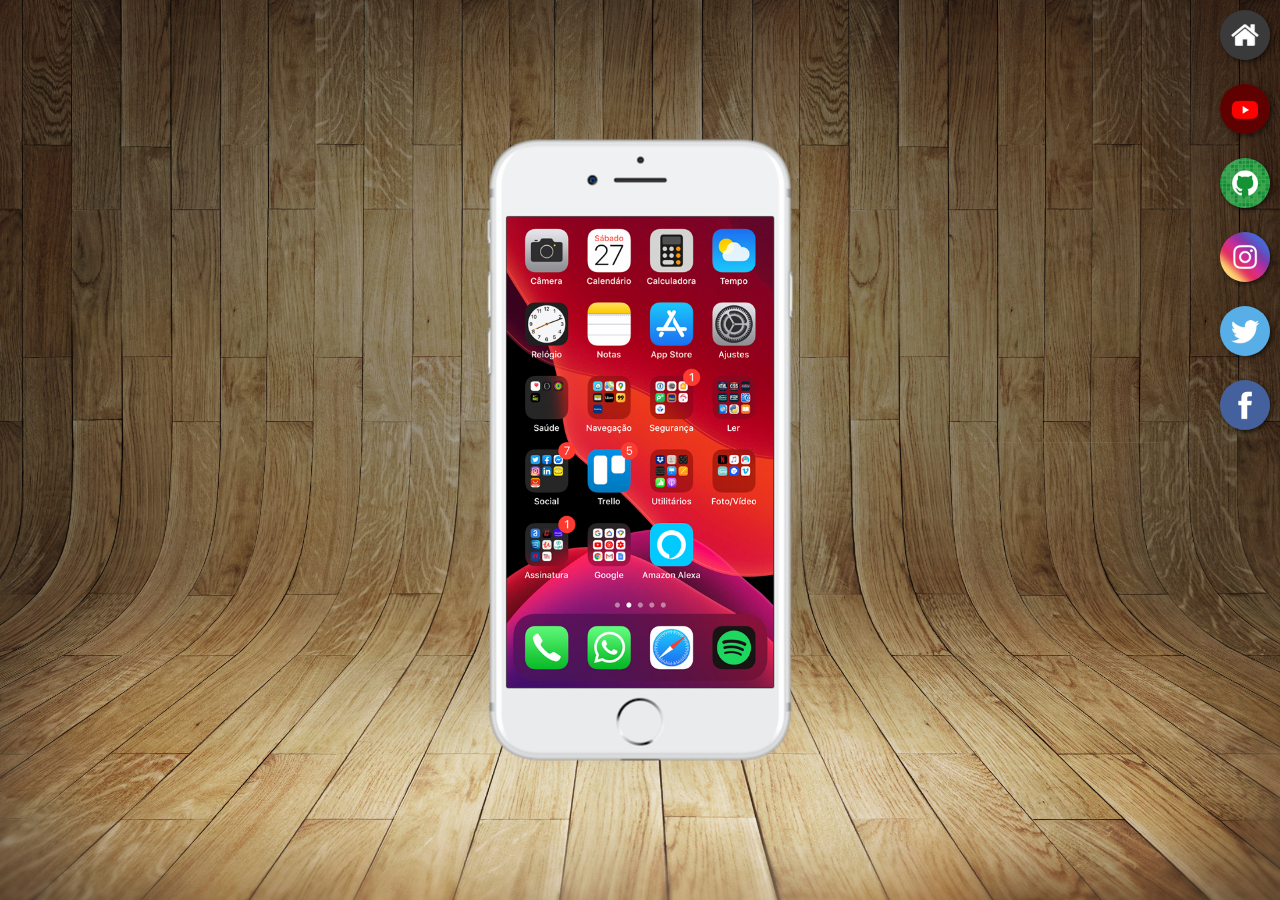
<file: index.html>
<!DOCTYPE html>
<html lang="pt-br">
<head>
    <meta charset="UTF-8">
    <meta name="viewport" content="width=device-width, initial-scale=1.0">
    <link rel="shortcut icon" href="favicon.ico" type="image/x-icon">
    <link rel="stylesheet" href="estilos/style.css">
    <title>Projeto Redes Sociais</title>
</head>
<body>
    <main>
        <section id="telefone">
            <iframe src="home.html" name="tela" id="tela" frameborder="0">Seu nagegador 
                não é compativel com isso.</iframe>
        </section>
        <section id="redes-sociais">
            <a href="home.html" target="tela"><img src="imagens/logo-home.jpg" alt="Home"></a><br>
            <a href="youtube.html" target="tela"><img src="imagens/logo-youtube.jpg" alt="YouTube"></a><br>
            <a href="github.html" target="tela"><img src="imagens/logo-github.jpg" alt="GitHub"></a><br>
            <a href="instagram.html" target="tela"><img src="imagens/logo-instagram.jpg" alt="Instagram"></a><br>
            <a href="twitter.html" target="tela"><img src="imagens/logo-twitter.jpg" alt="Twitter" ></a><br>
            <a href="facebook.html" target="tela"><img src="imagens/logo-facebook.jpg" alt="Facebook"></a>
        </section>
    </main>
</body>
</html>
</file>
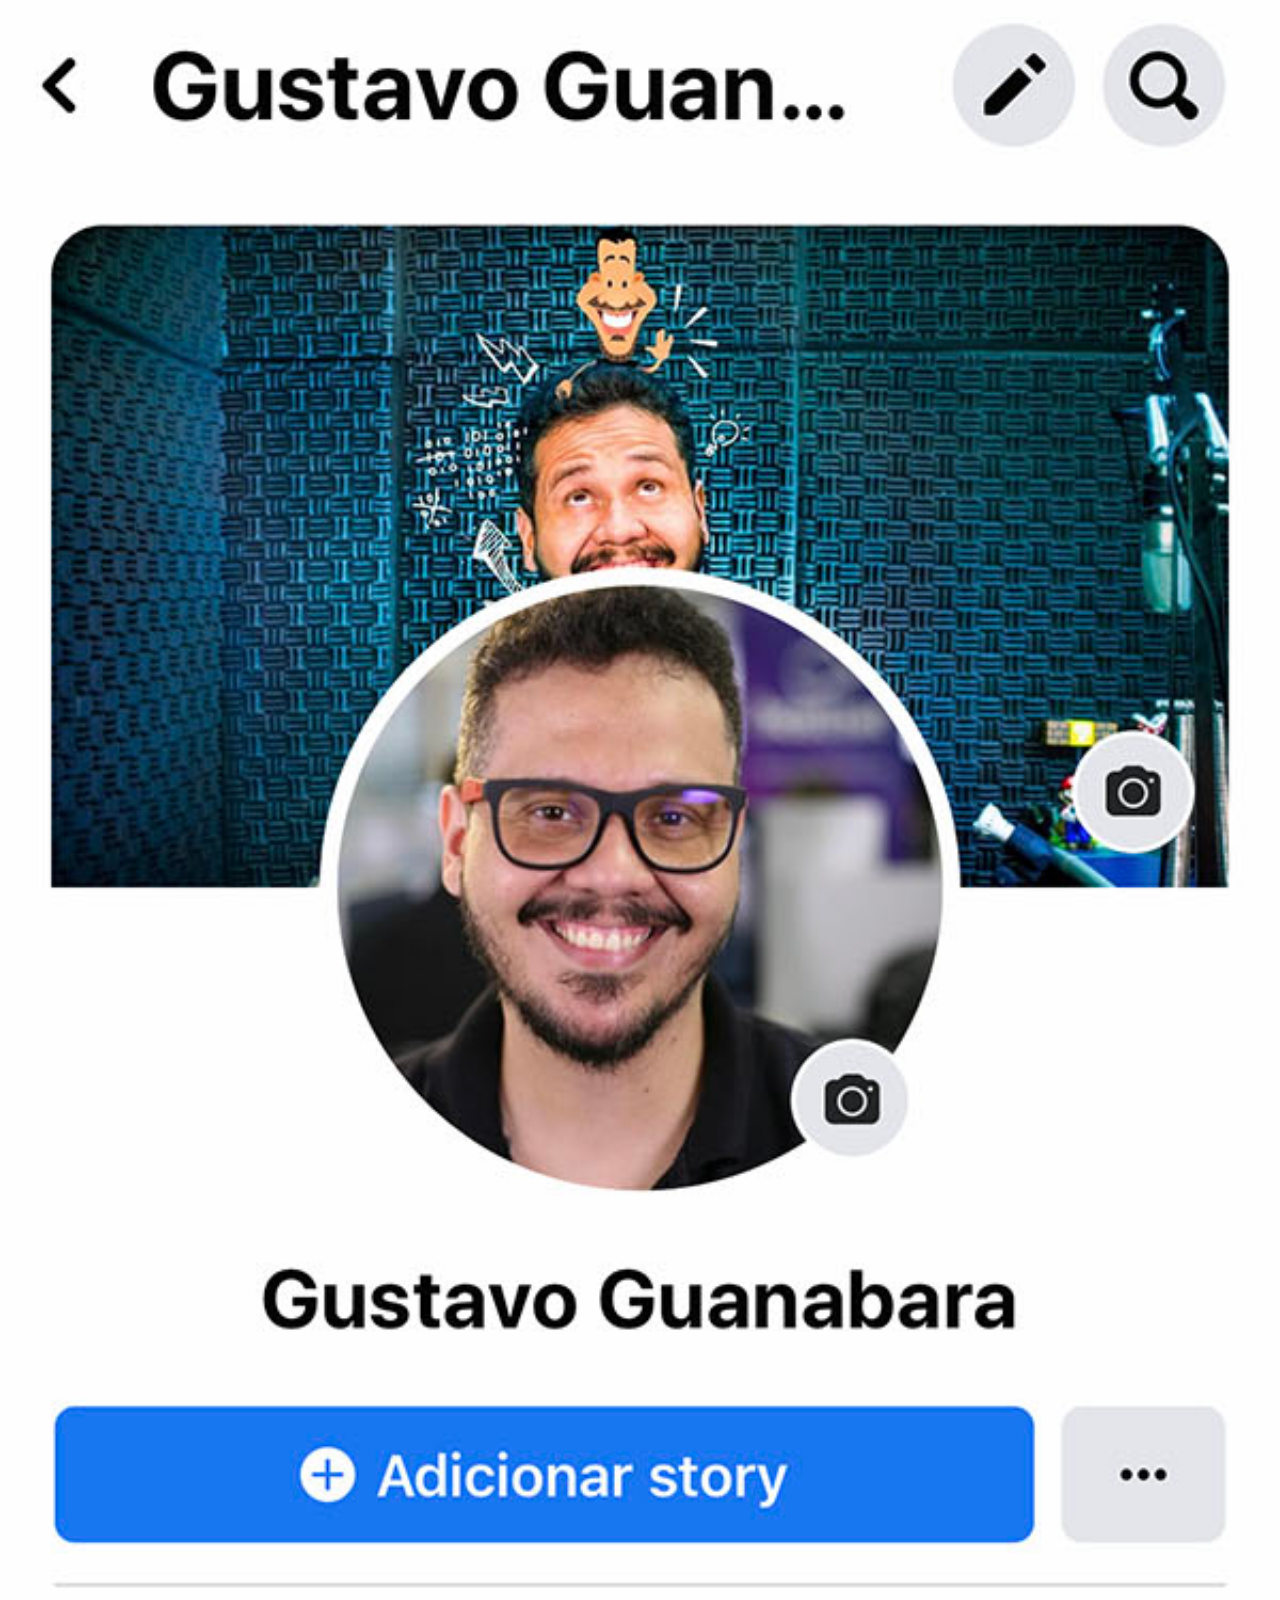
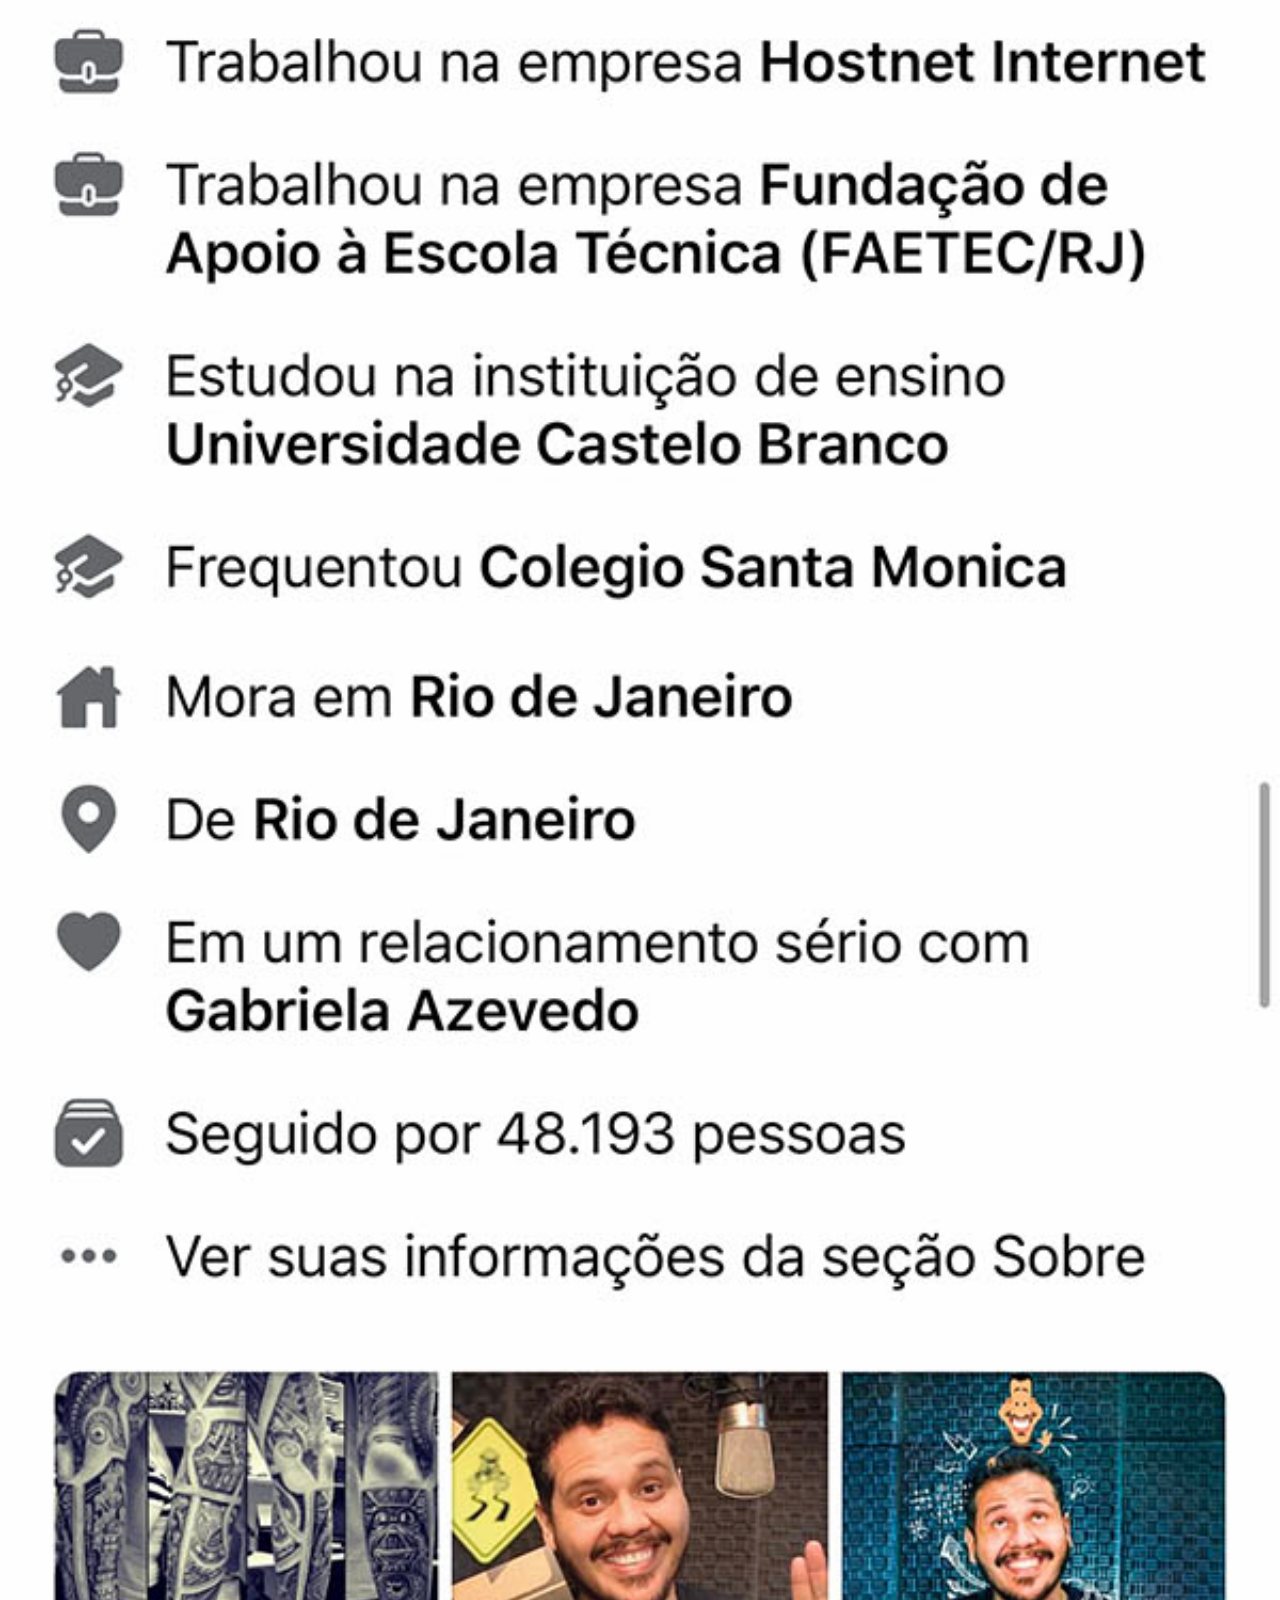
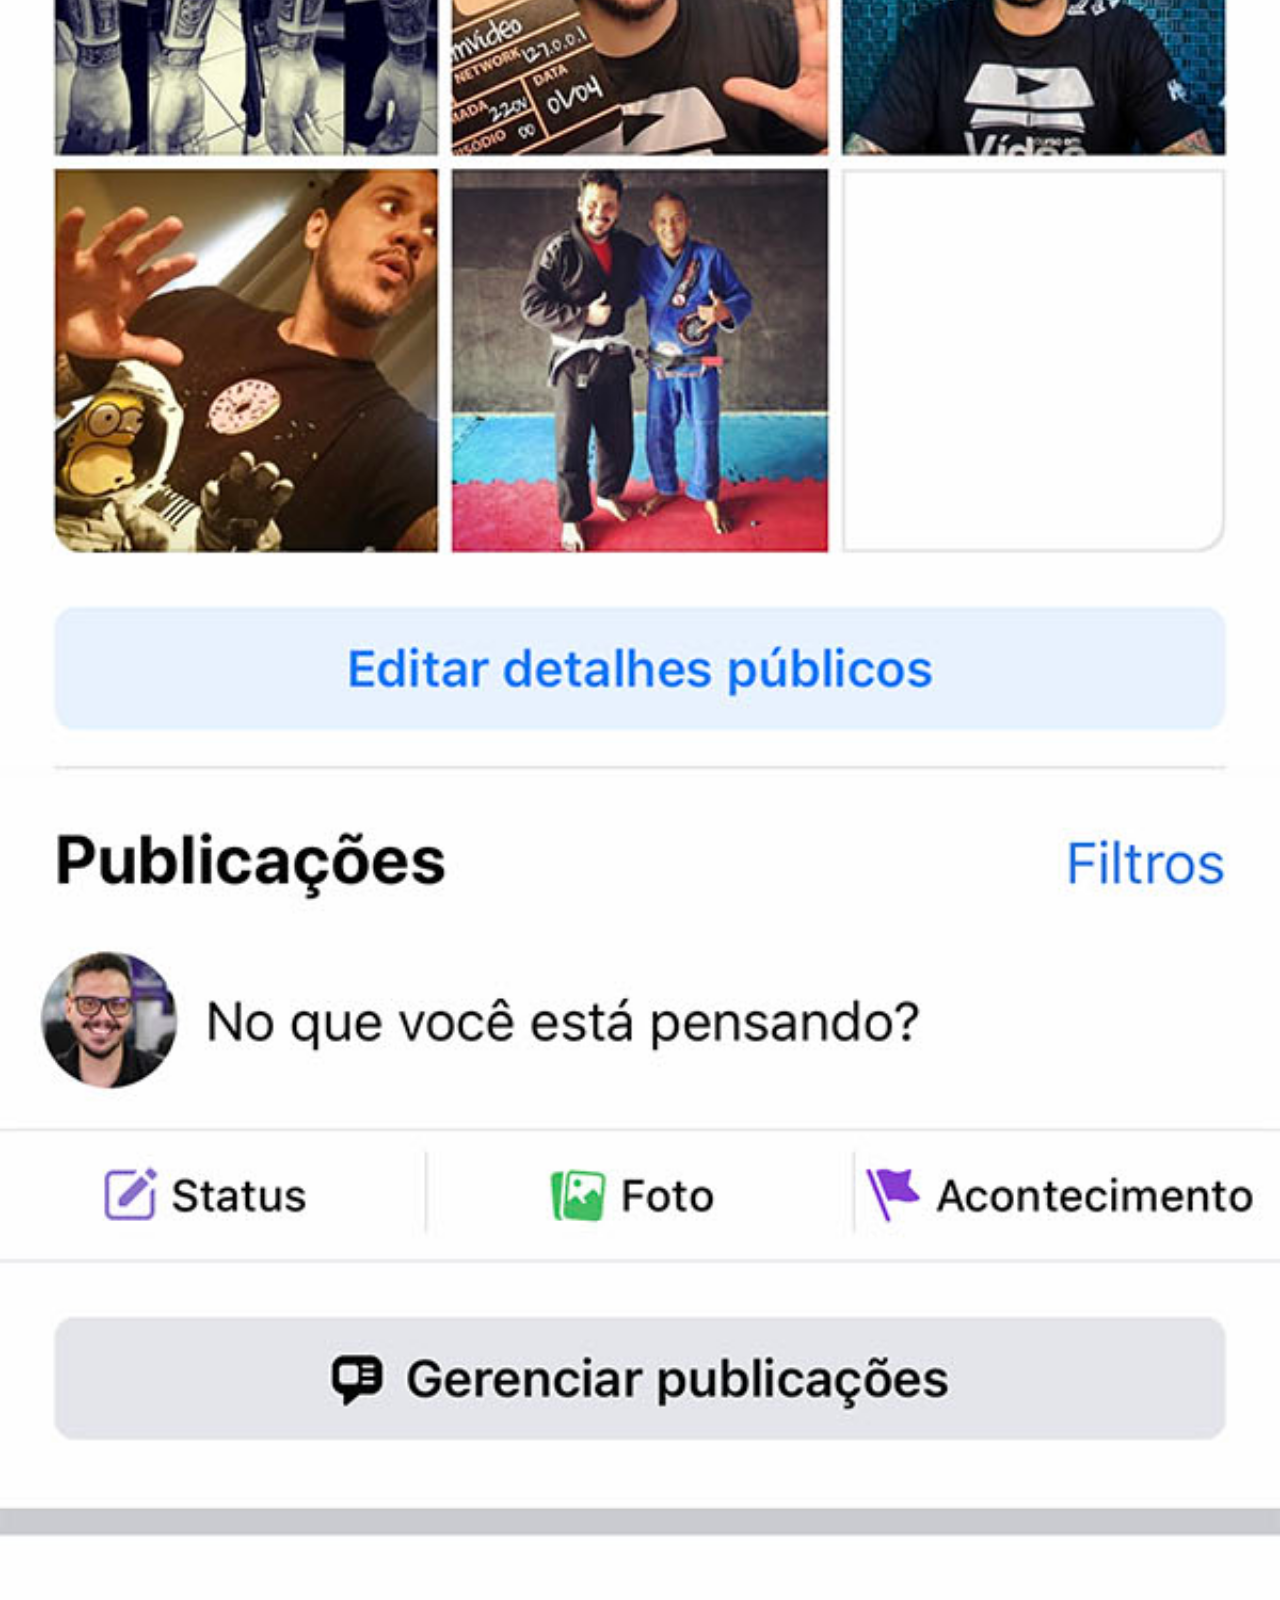
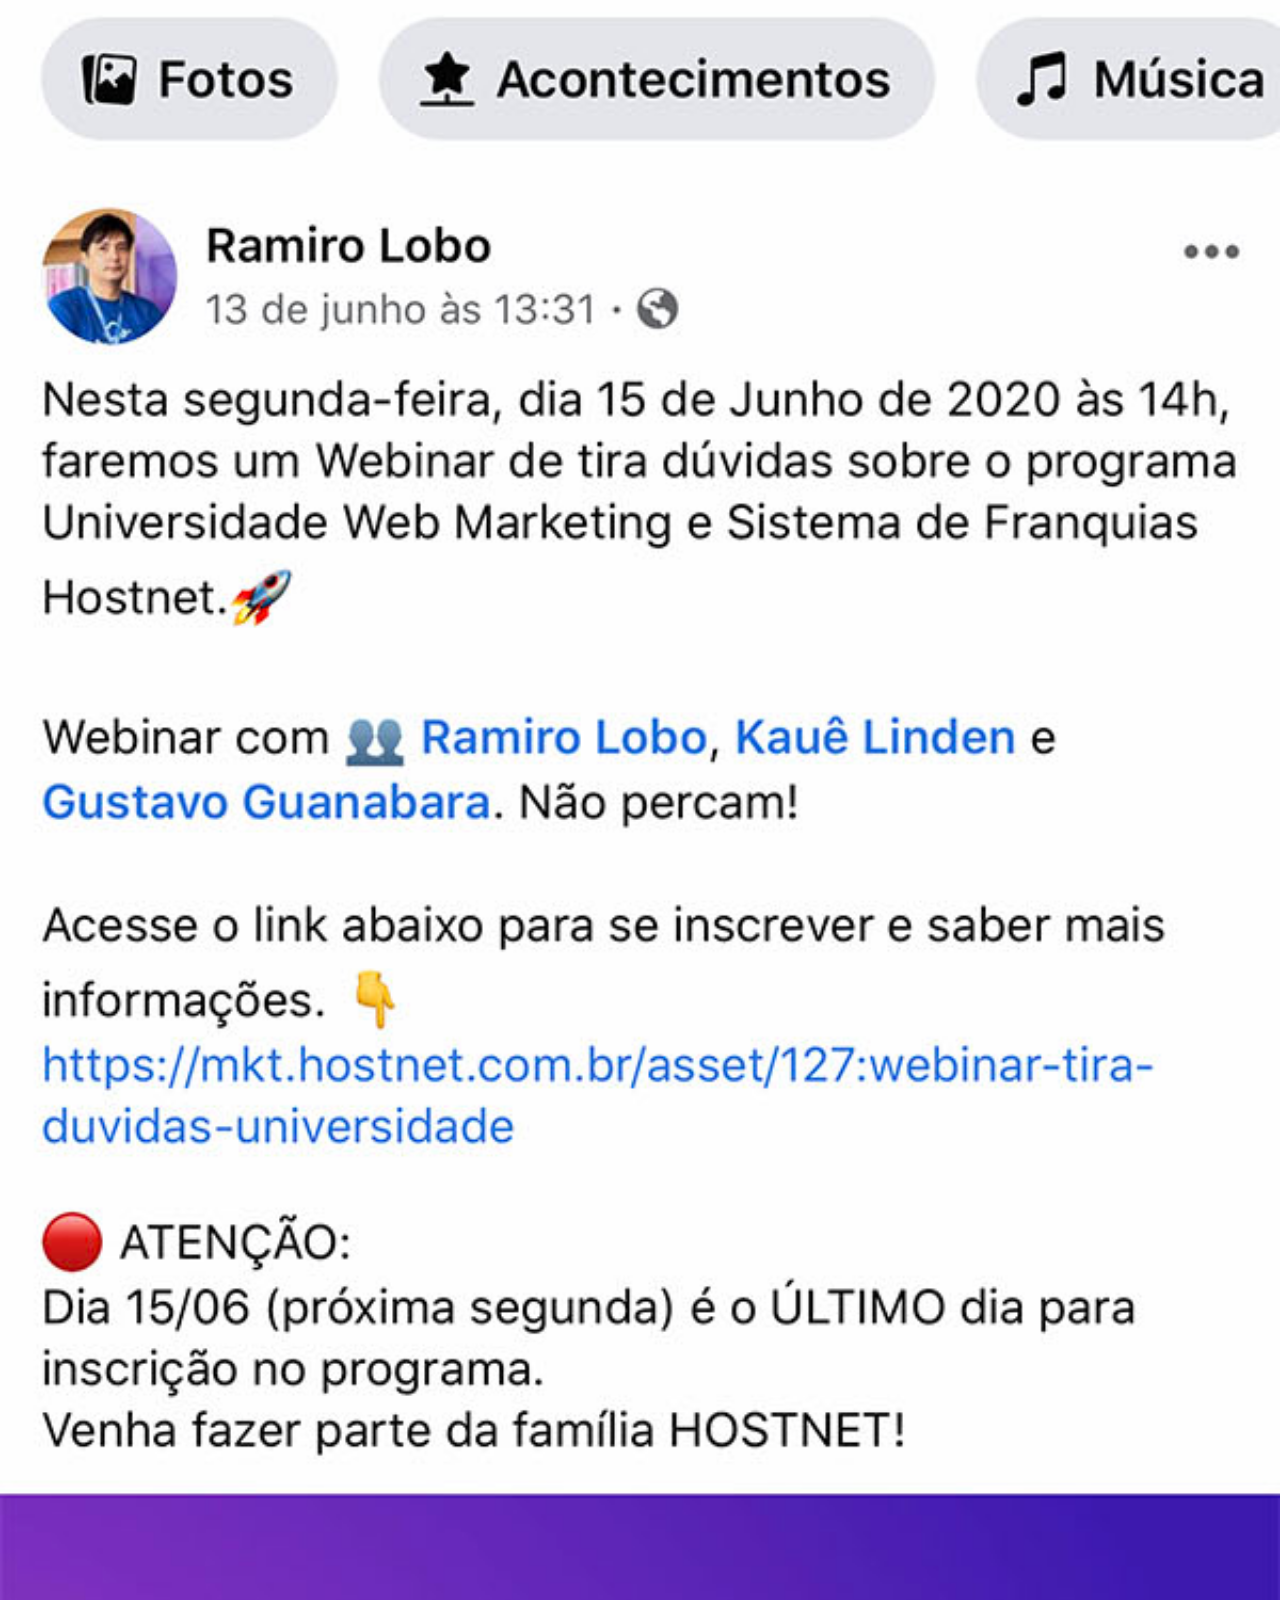
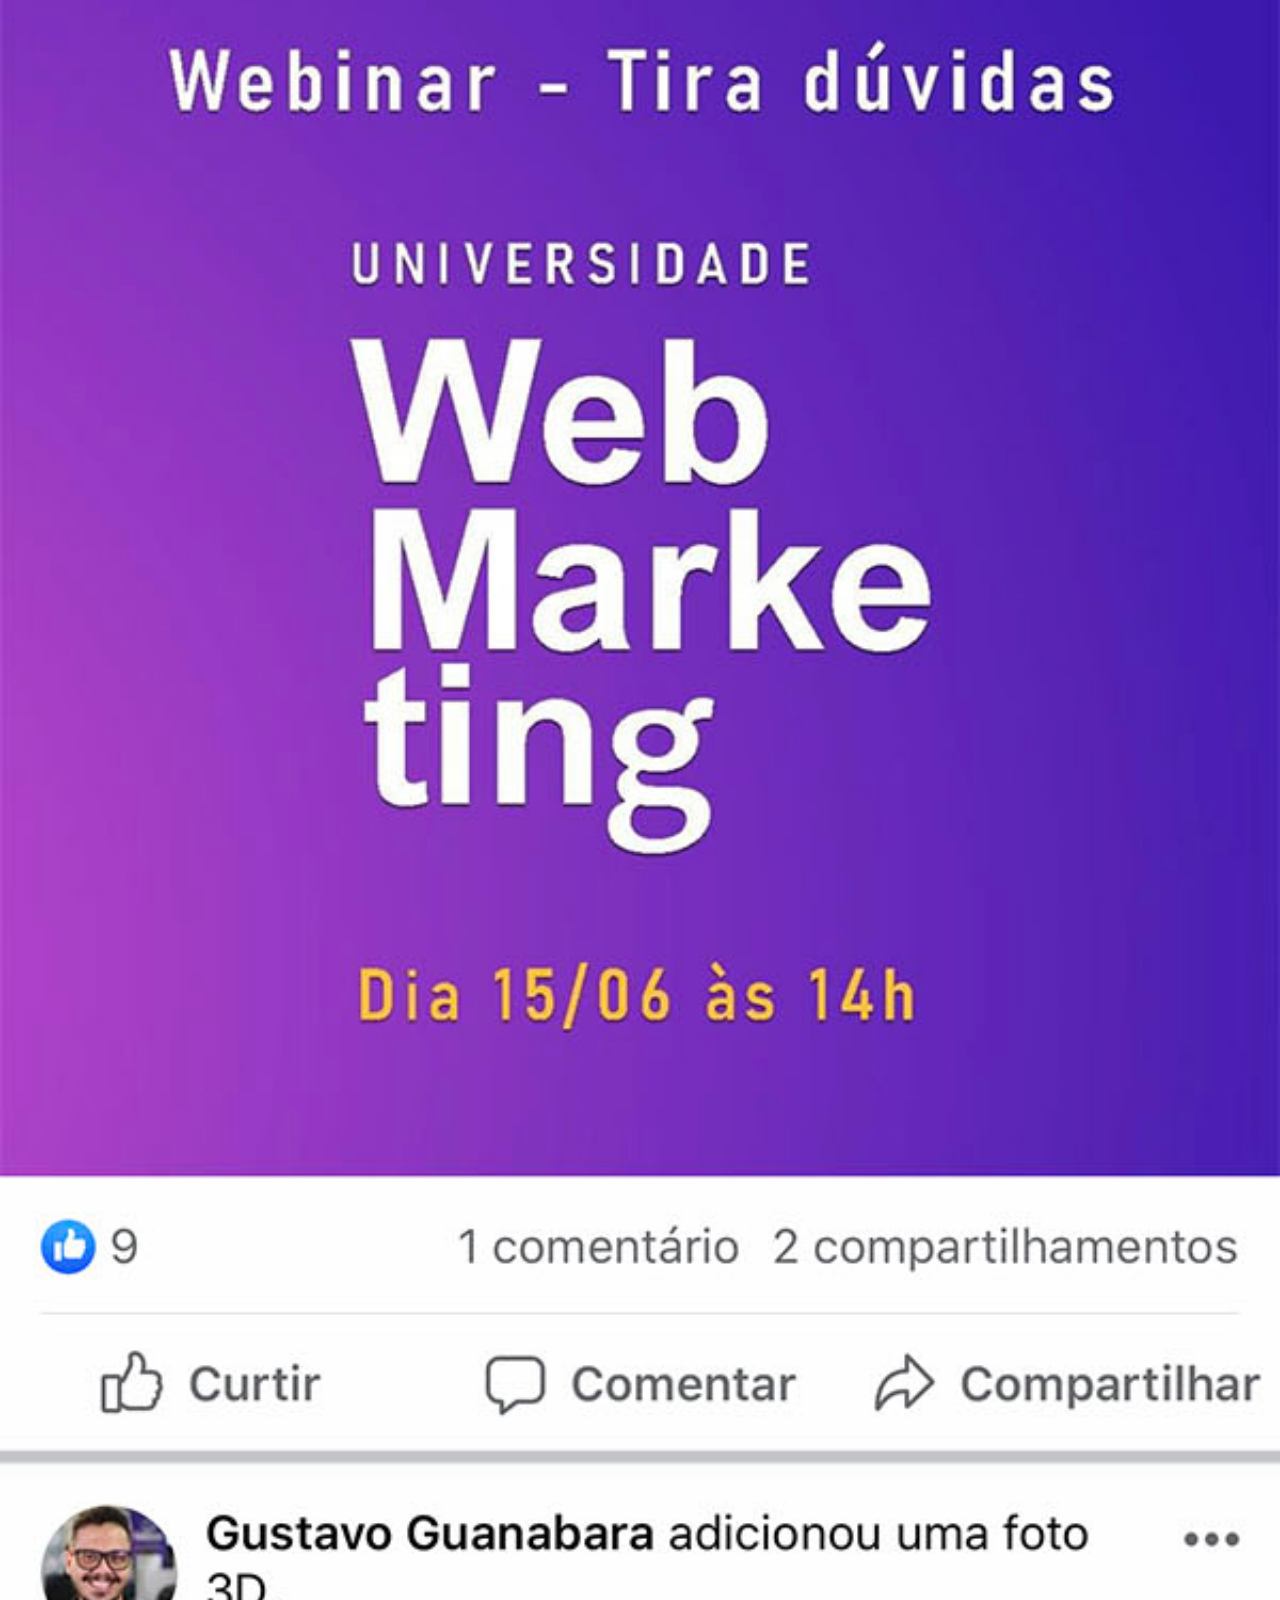
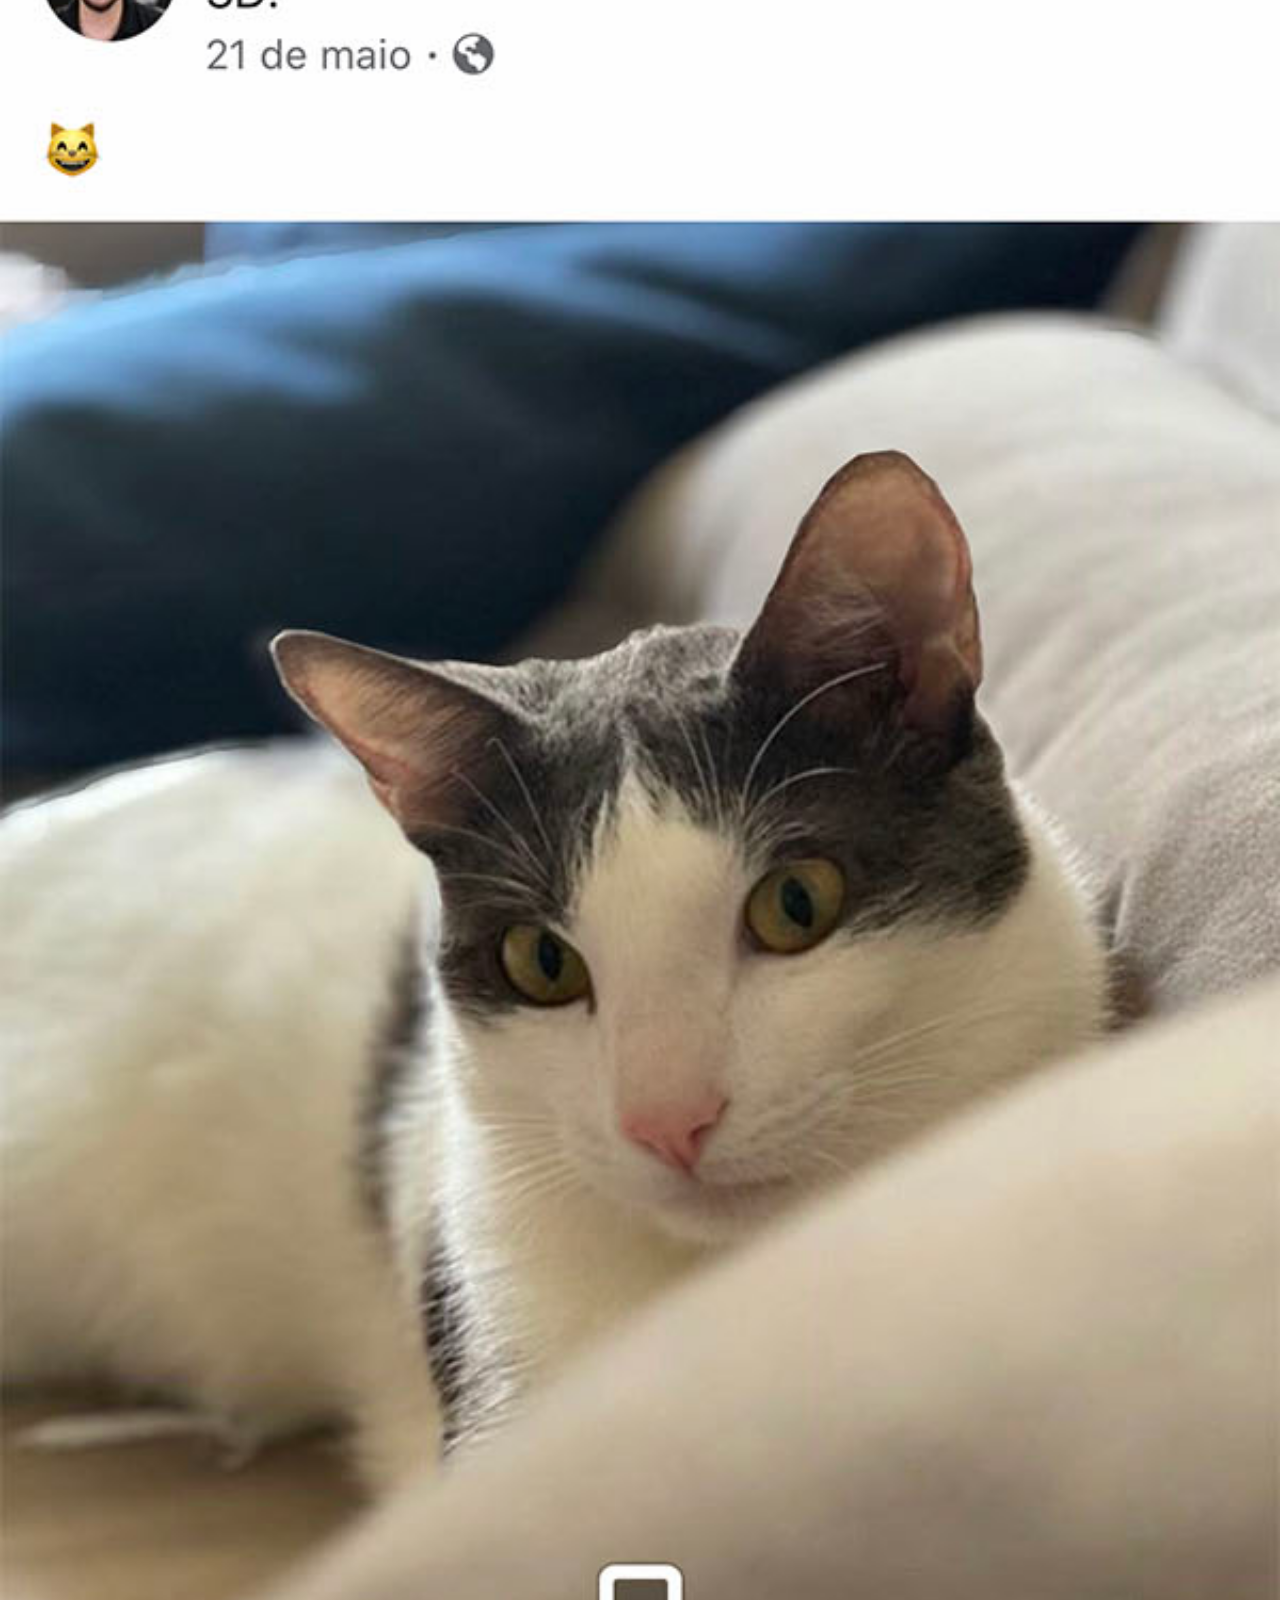
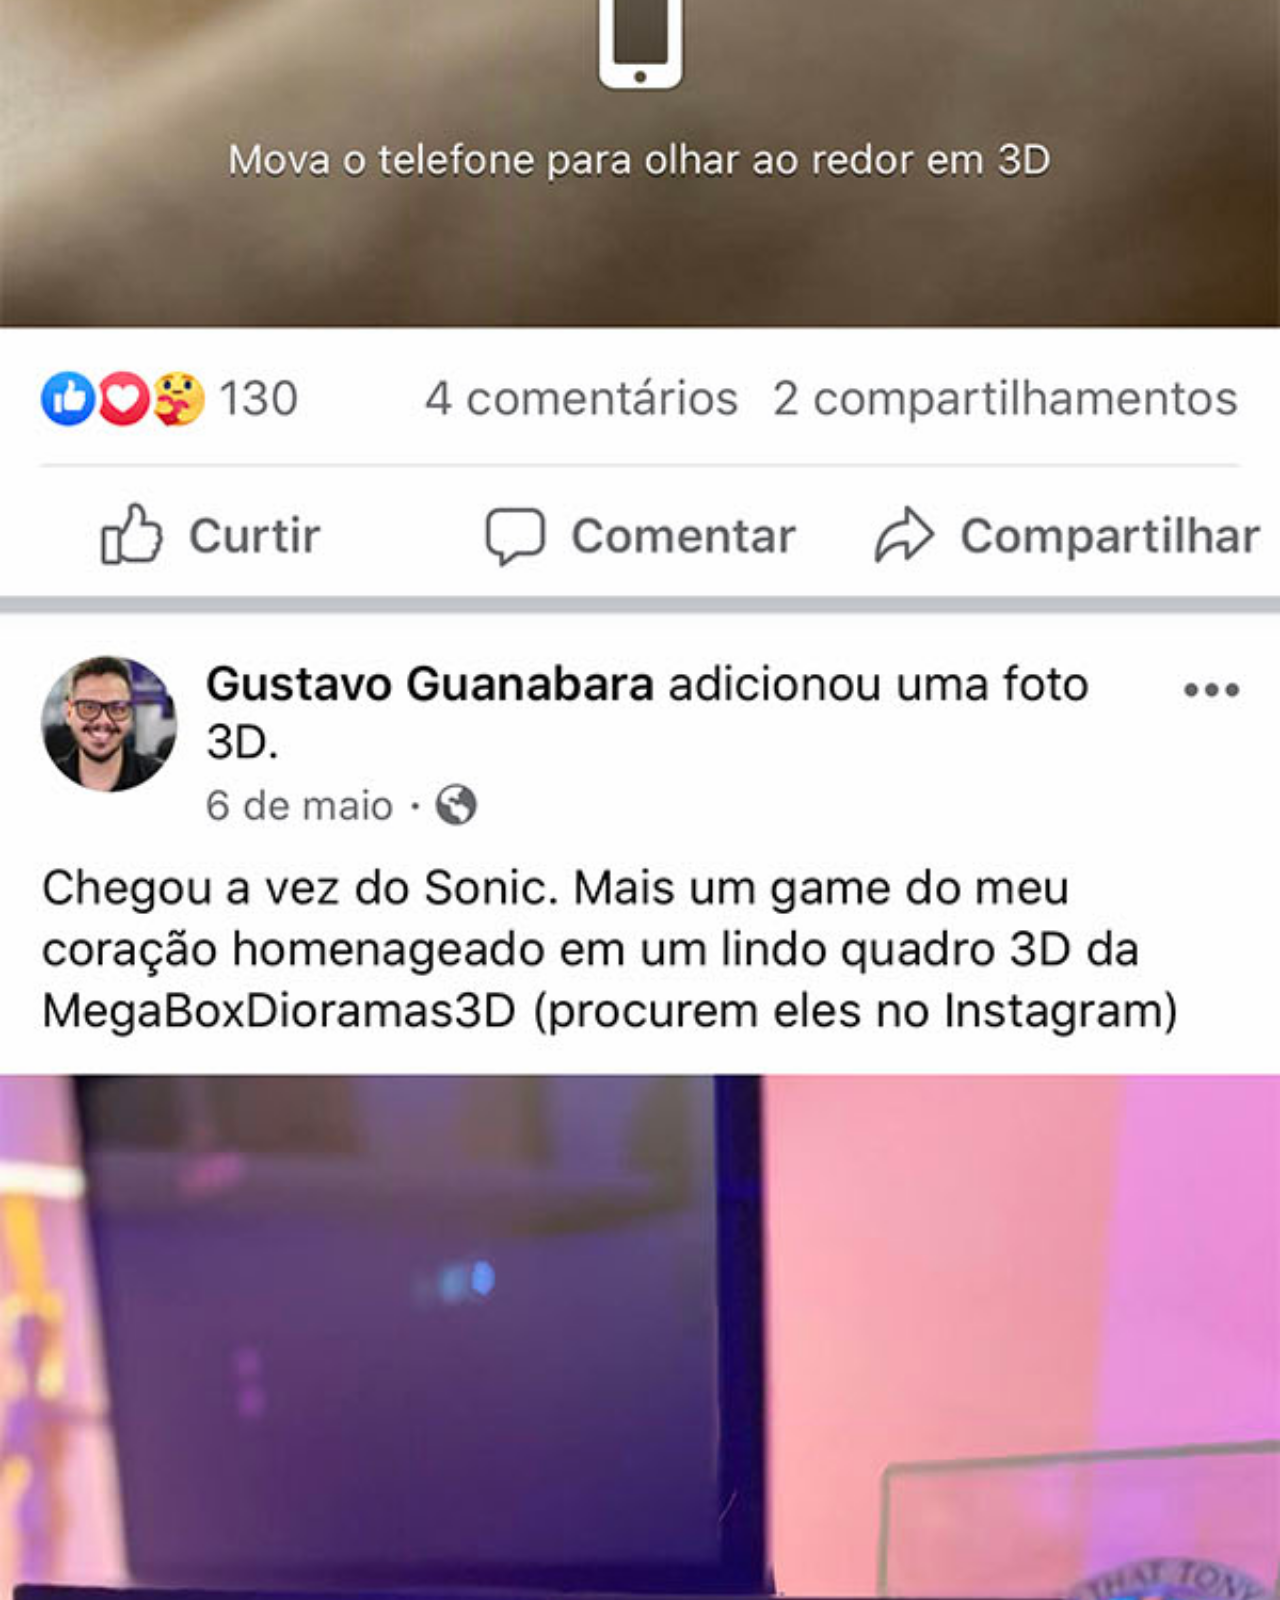
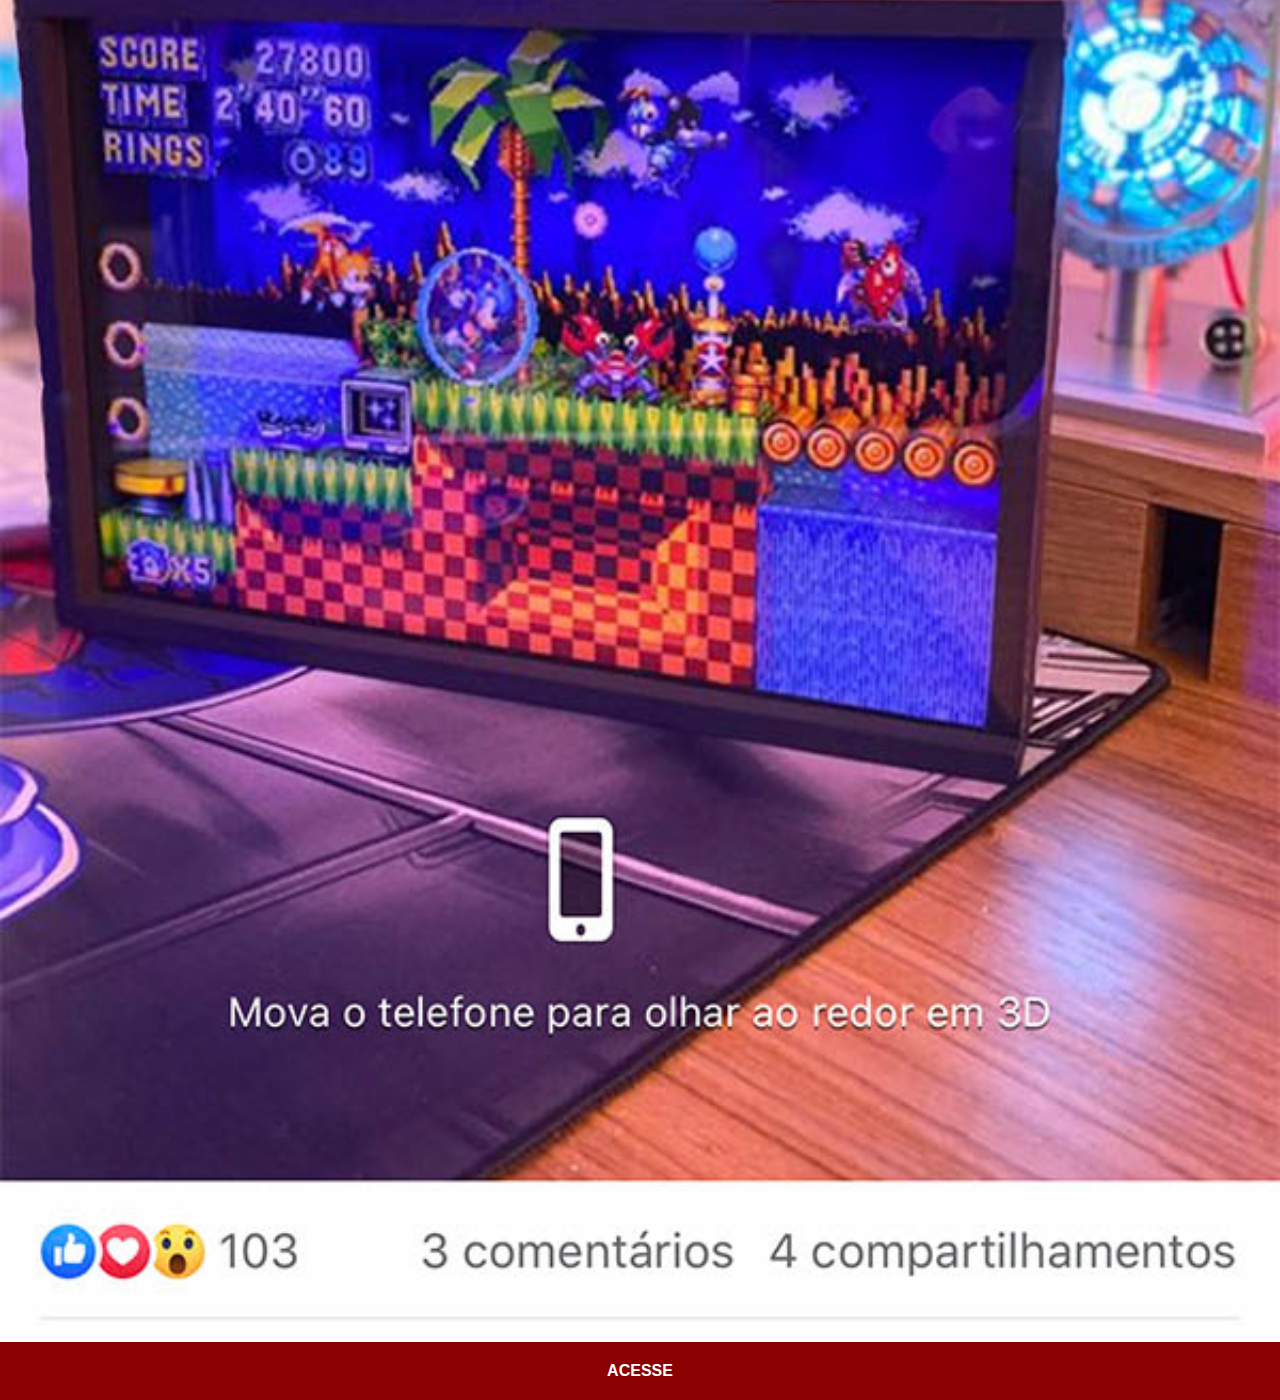
<file: facebook.html>
<!DOCTYPE html>
<html lang="pt-br">
<head>
    <meta charset="UTF-8">
    <meta name="viewport" content="width=device-width, initial-scale=1.0">
    <title>Facebook</title>
    <link rel="stylesheet" href="estilos/social.css">
</head>
<body>
    <img src="imagens/tela-facebook.jpg" alt="Facebook">
    <a href="#" target="_blank">ACESSE</a>
</body>
</html>
</file>
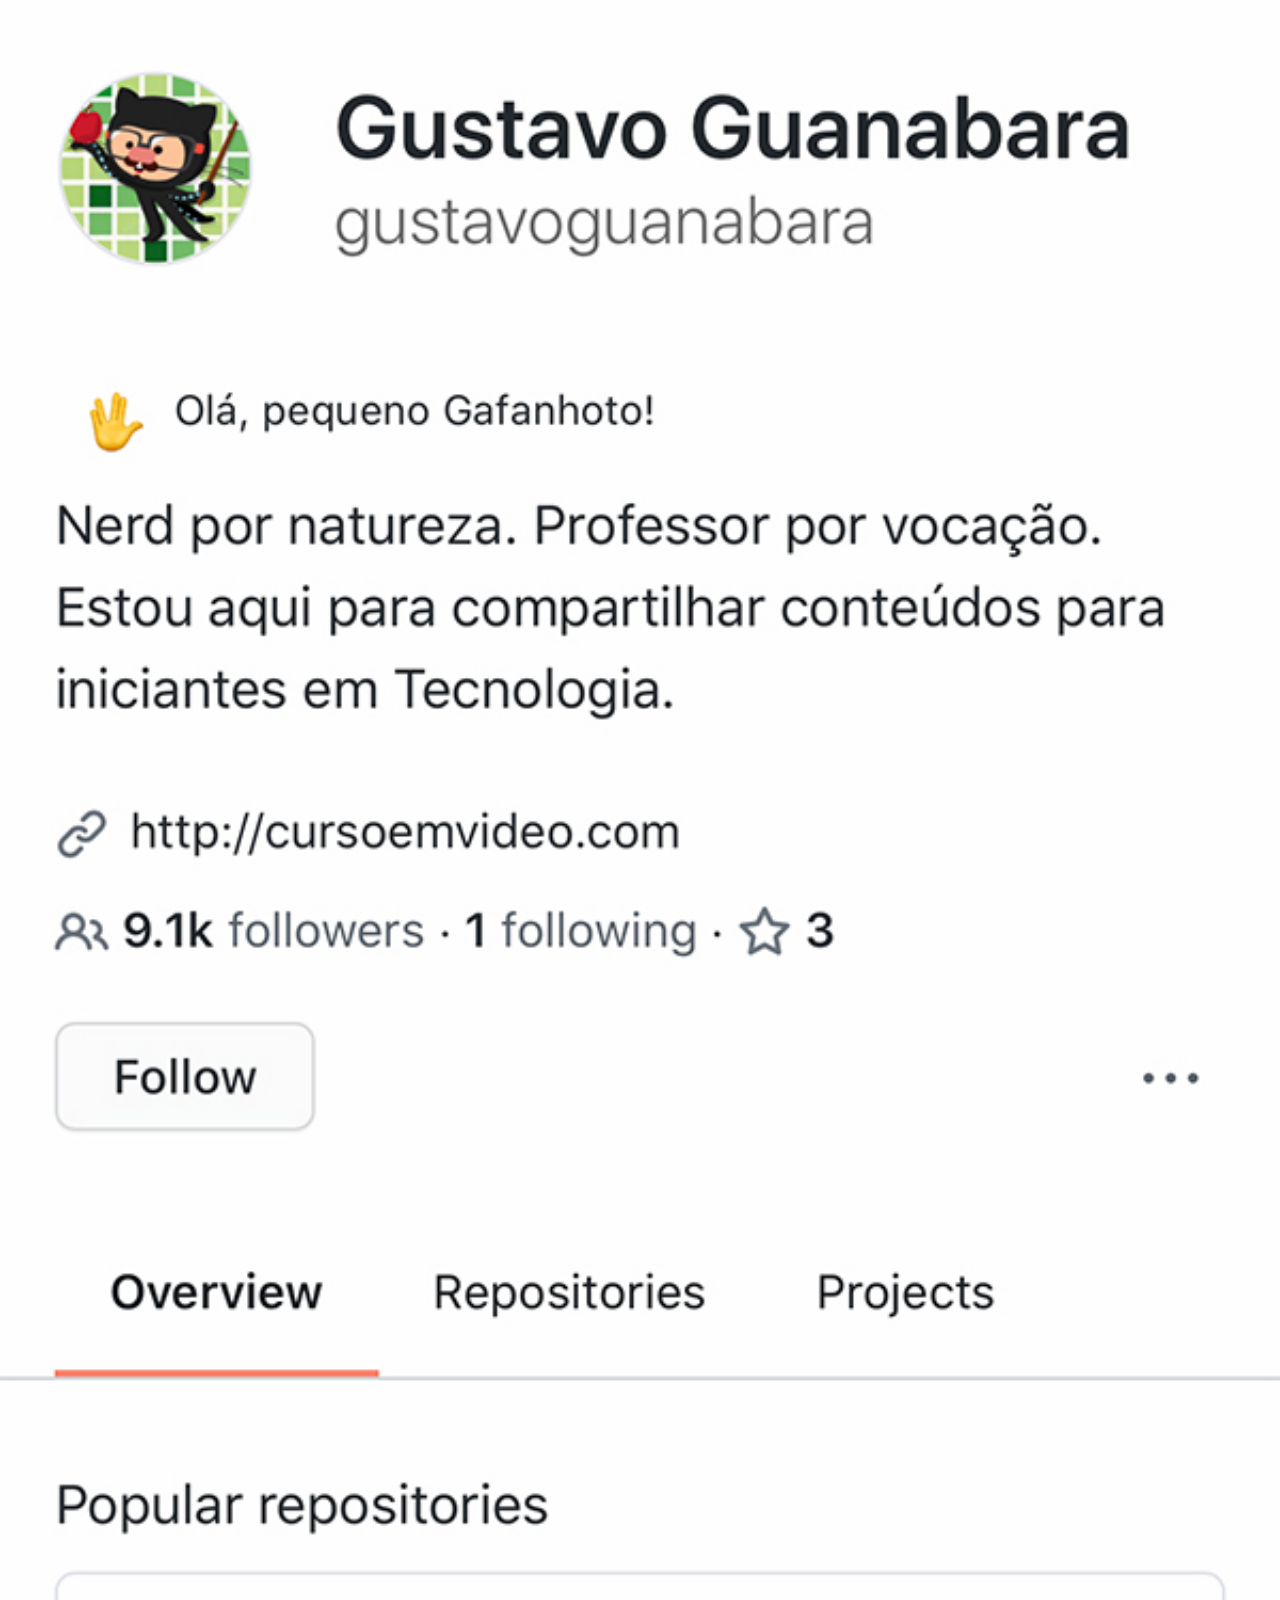
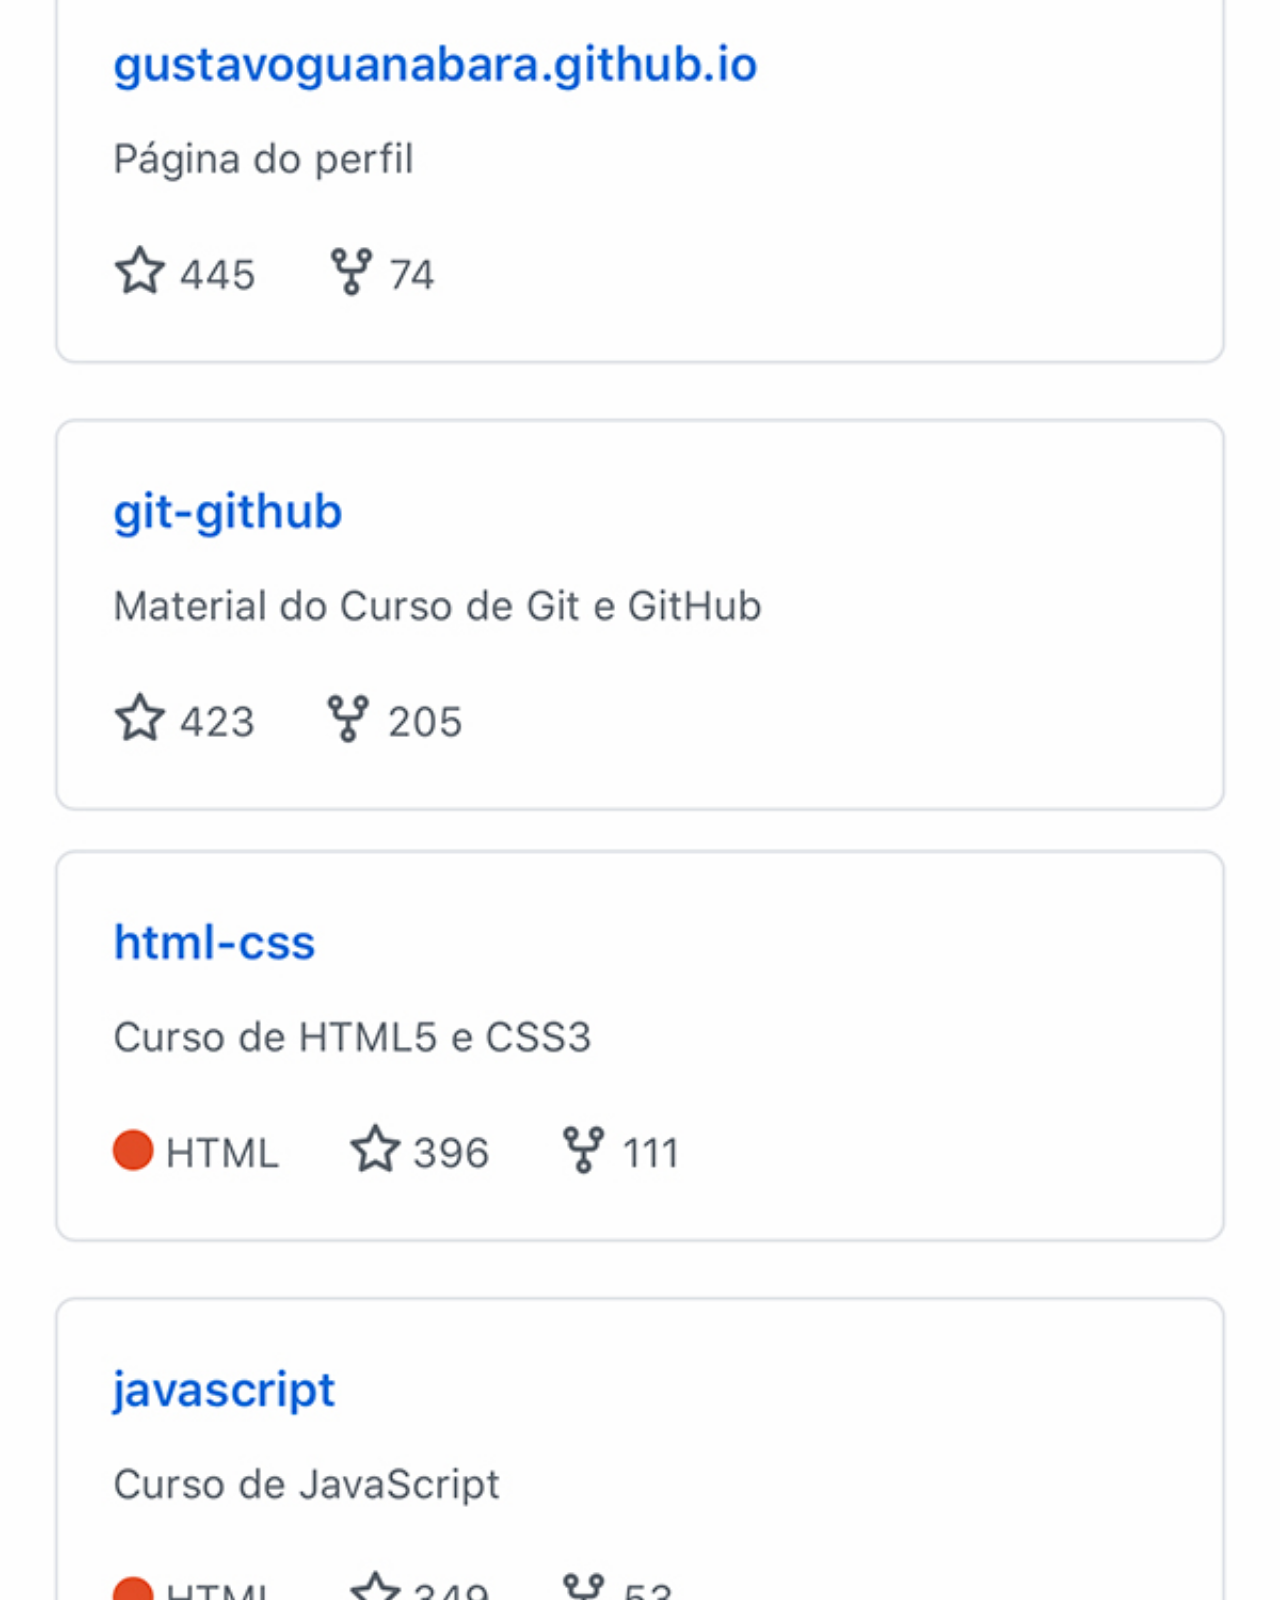
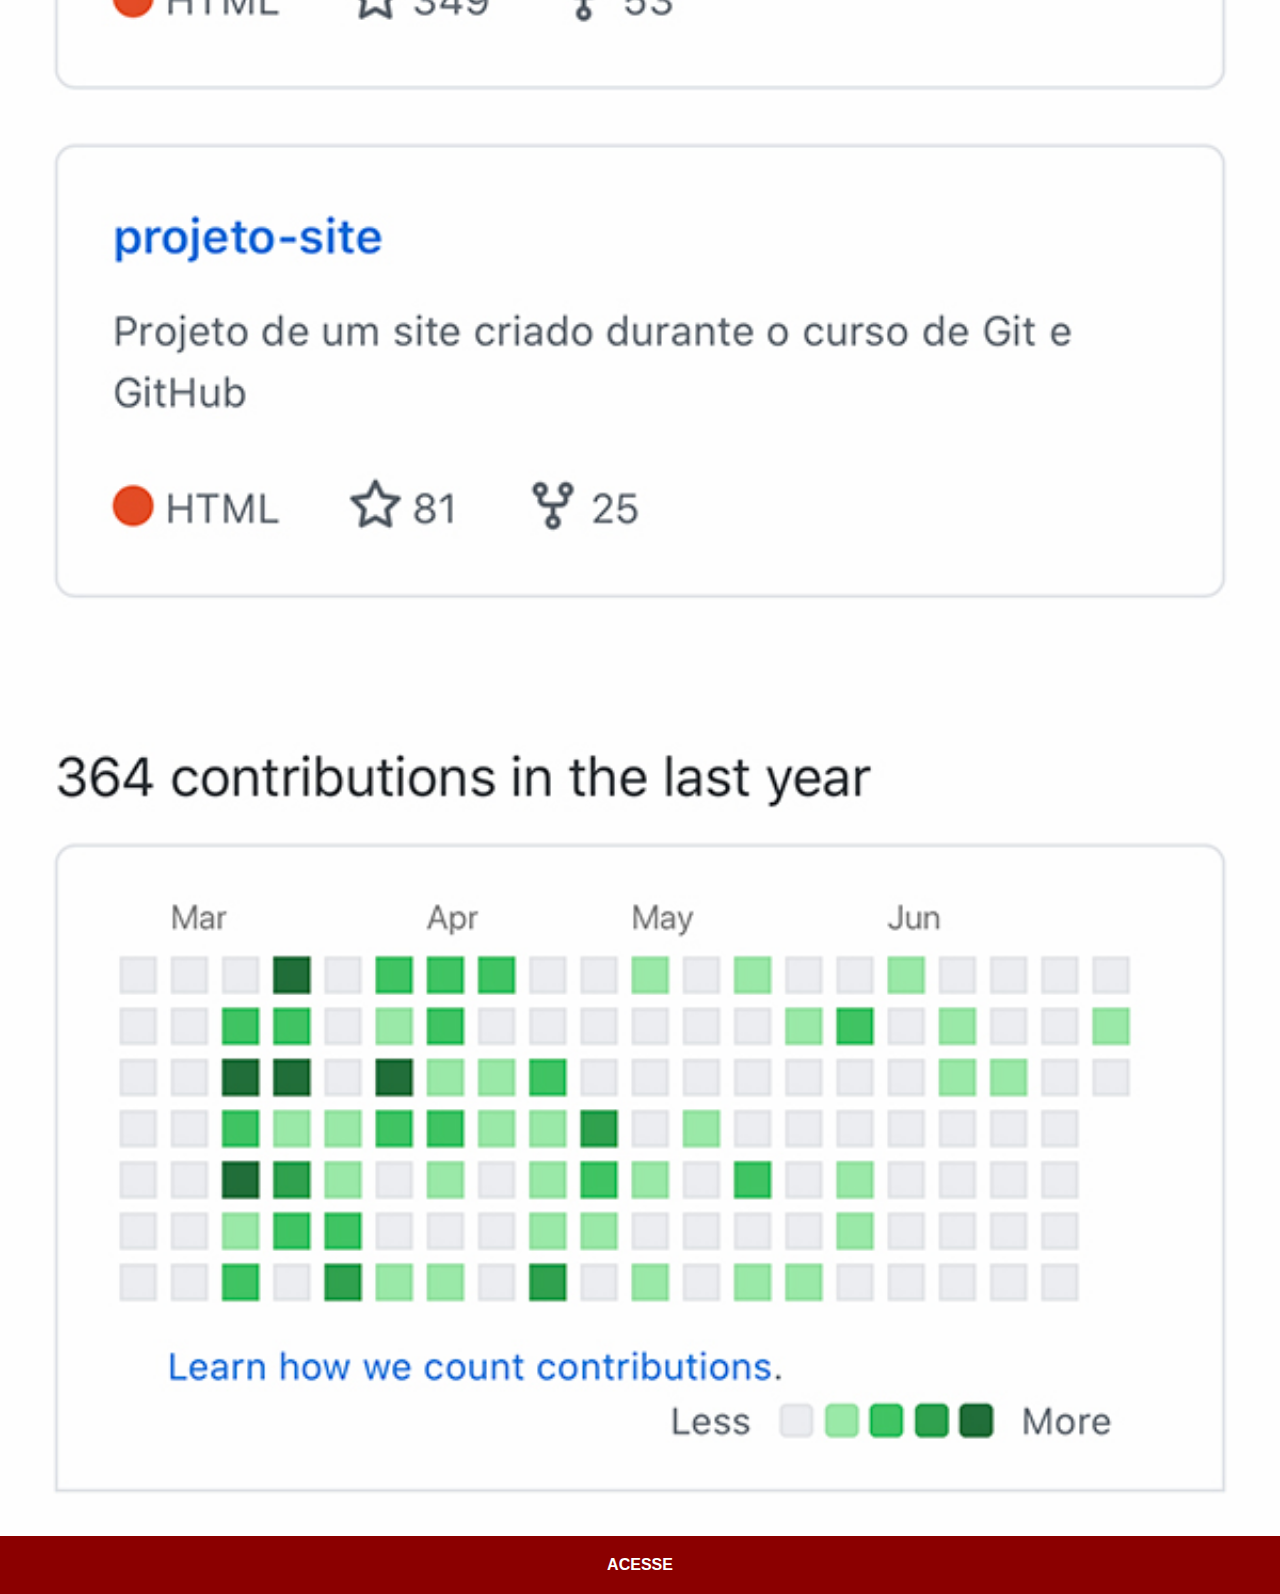
<file: github.html>
<!DOCTYPE html>
<html lang="pt-br">
<head>
    <meta charset="UTF-8">
    <meta name="viewport" content="width=device-width, initial-scale=1.0">
    <title>GitHub</title>
    <link rel="stylesheet" href="estilos/social.css">
</head>
<body>
    <img src="imagens/tela-github.jpg" alt="GitHub">
    <a href="https://github.com/gustavoguanabara/" target="_blank">ACESSE</a>
</body>
</html>
</file>
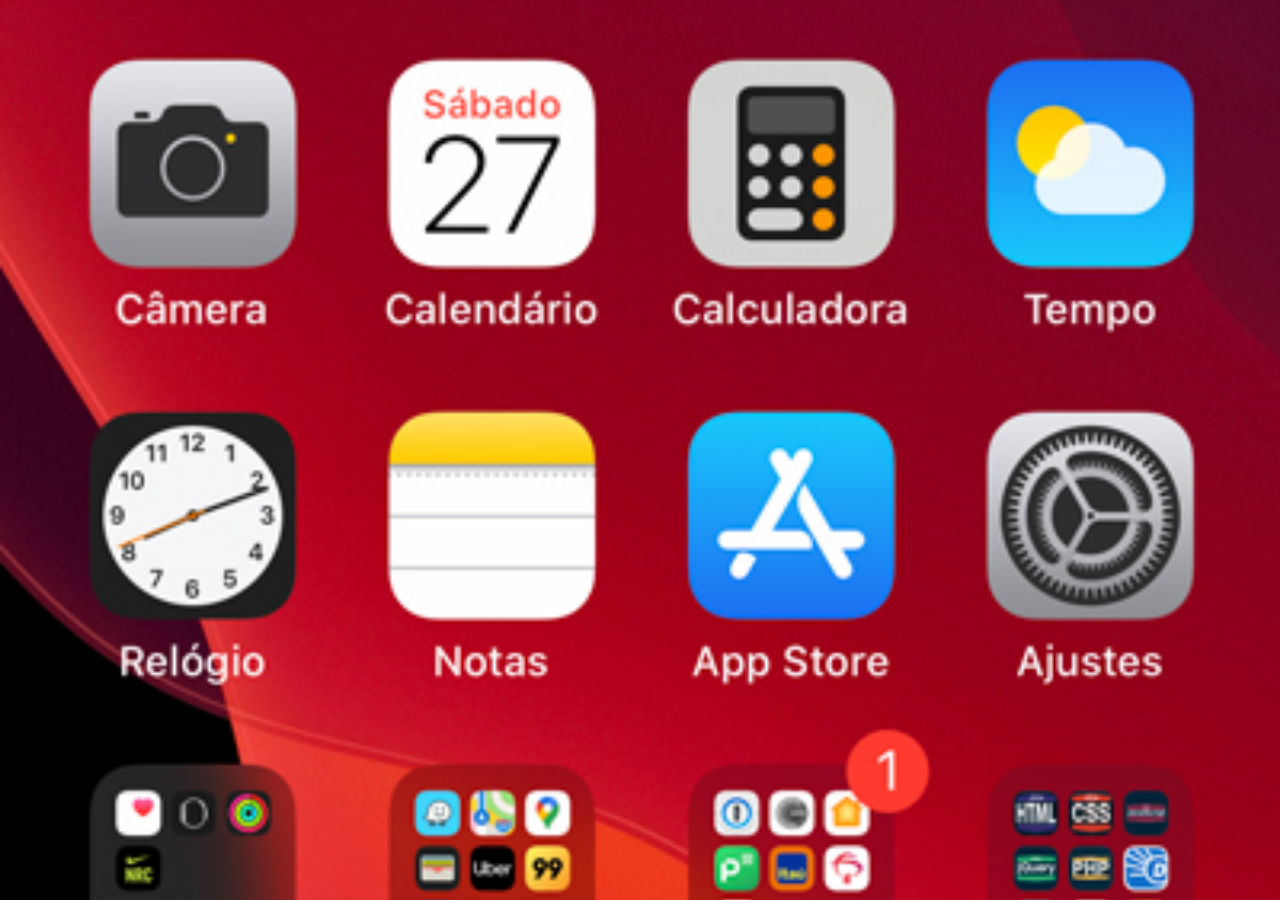
<file: home.html>
<!DOCTYPE html>
<html lang="pt-br">
<head>
    <meta charset="UTF-8">
    <meta name="viewport" content="width=device-width, initial-scale=1.0">
    <title>Home</title>
</head>
<style>
    * {
        margin: 0px;
        padding: 0px;
    }

    body {
        width: 100vw;
        height: 100vh;
        background: black url('imagens/tela-home.jpg') no-repeat top center;
        background-size: cover;
    }
</style>
<body>
    
</body>
</html>
</file>
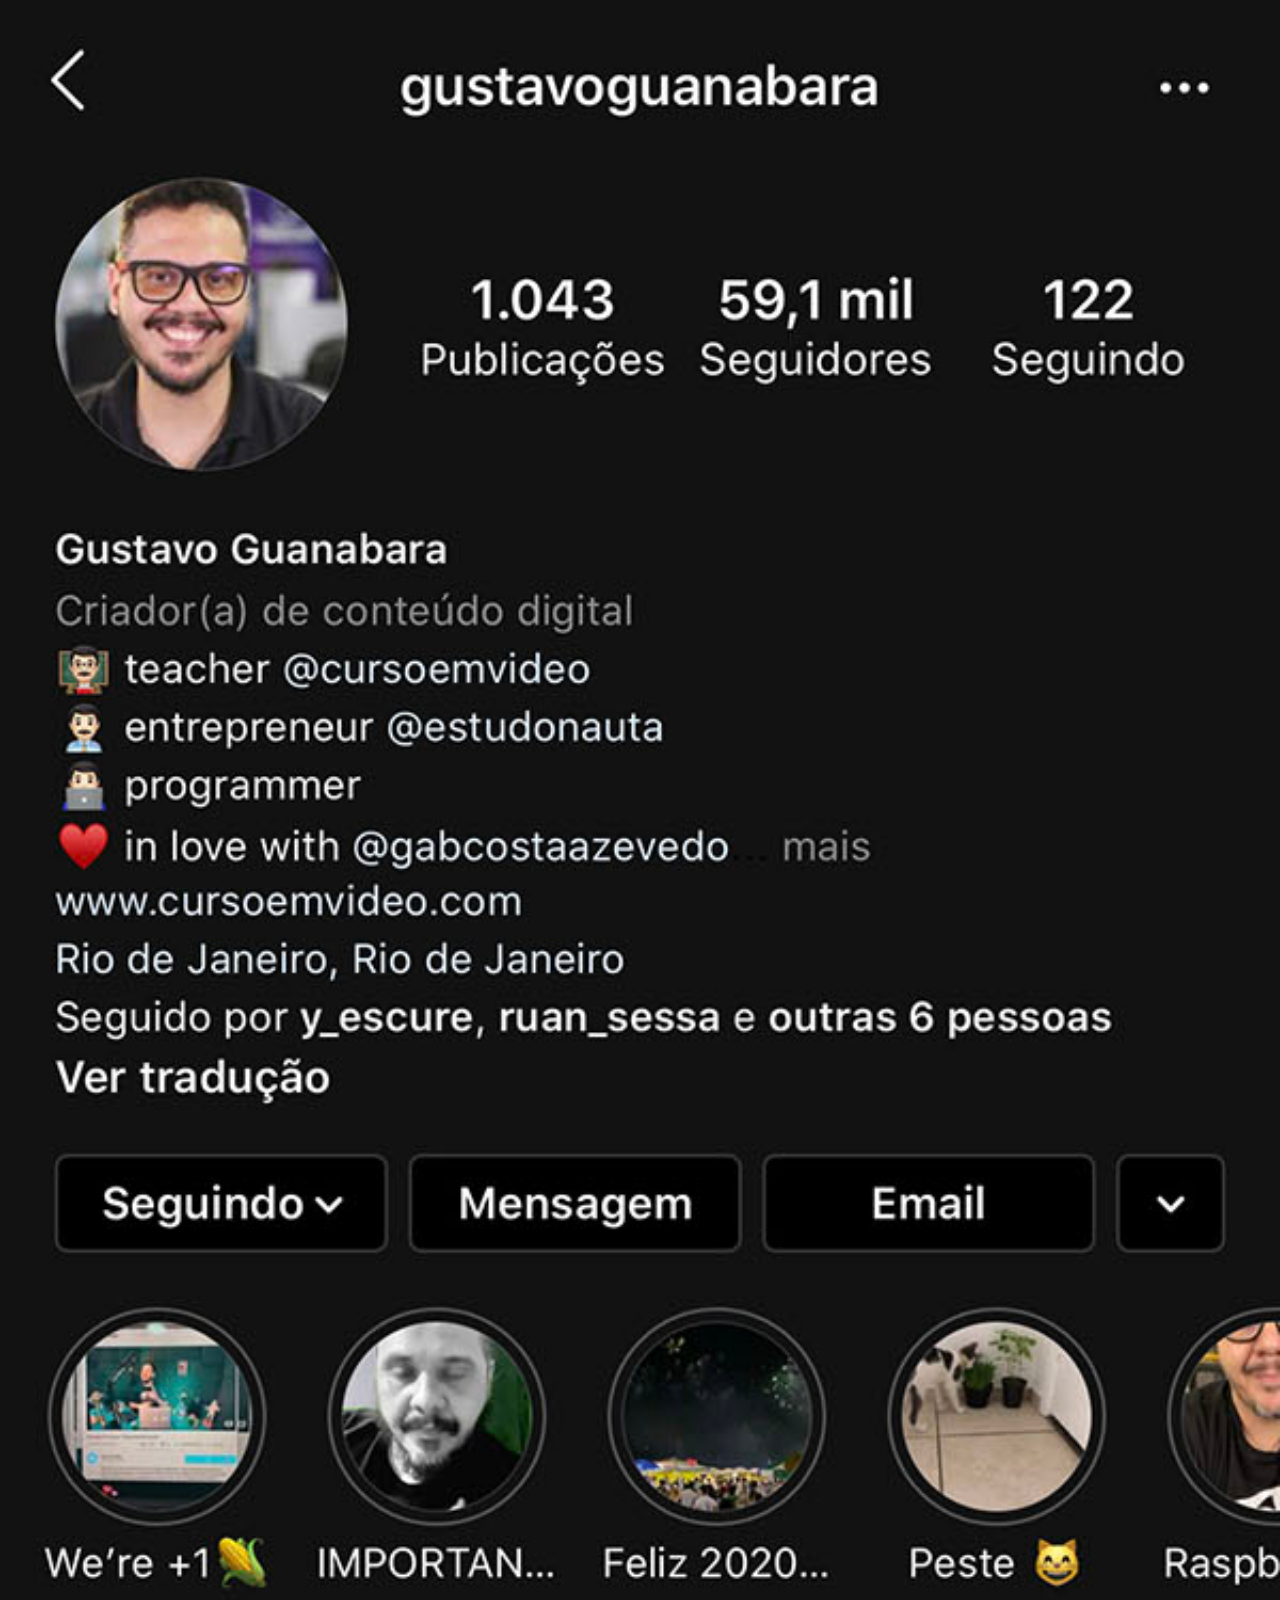
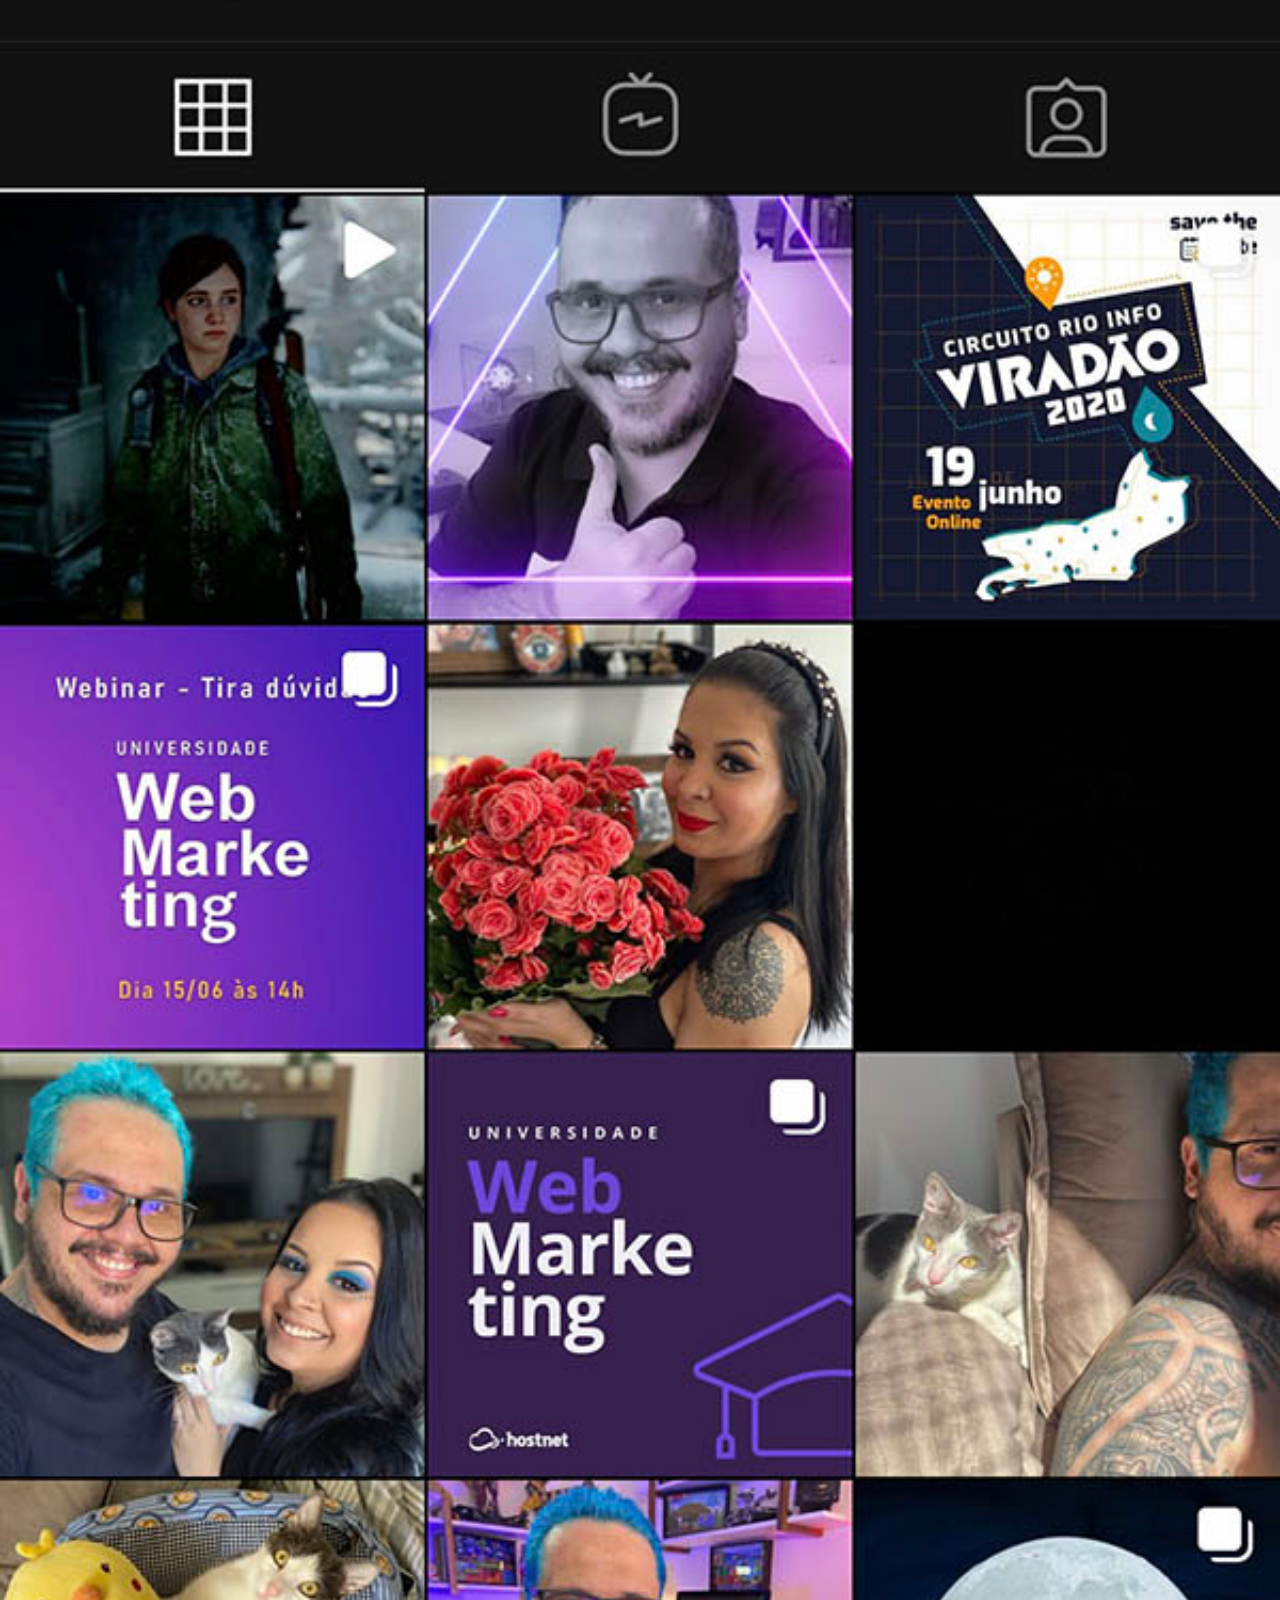
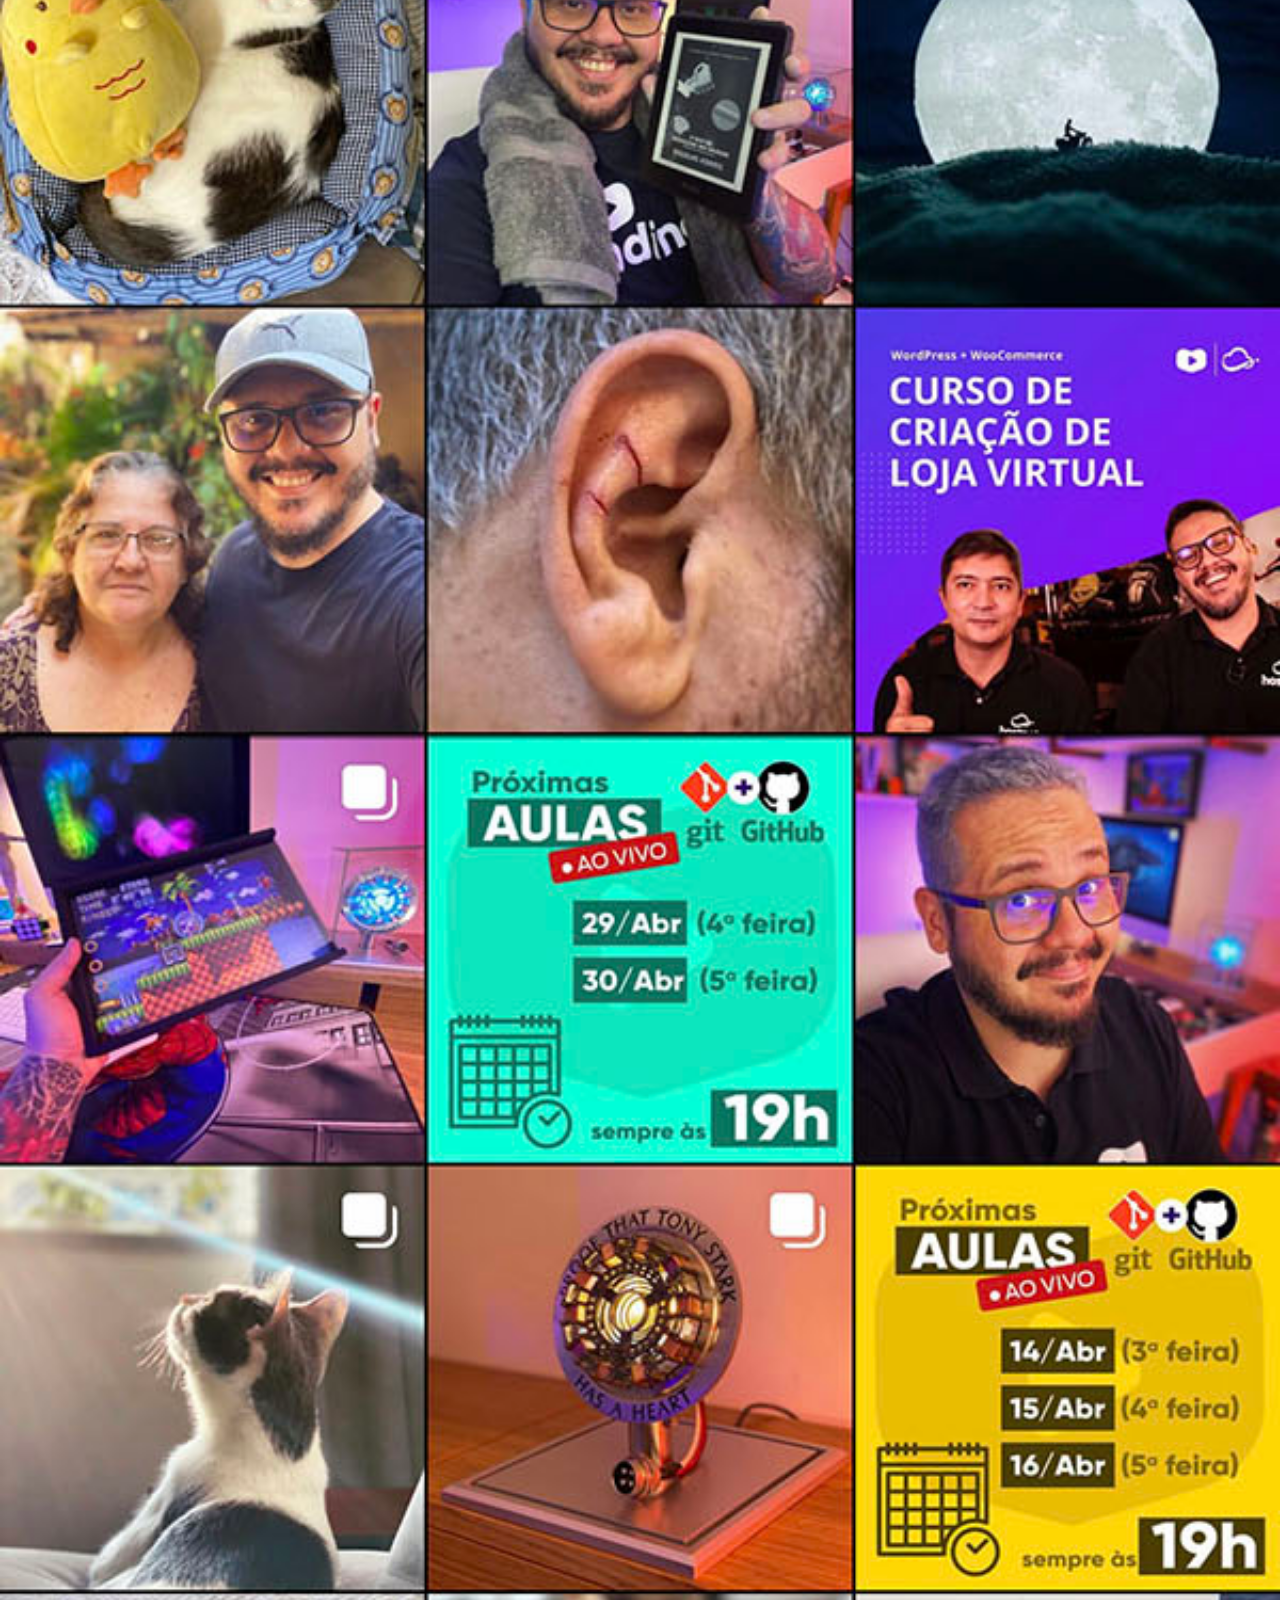
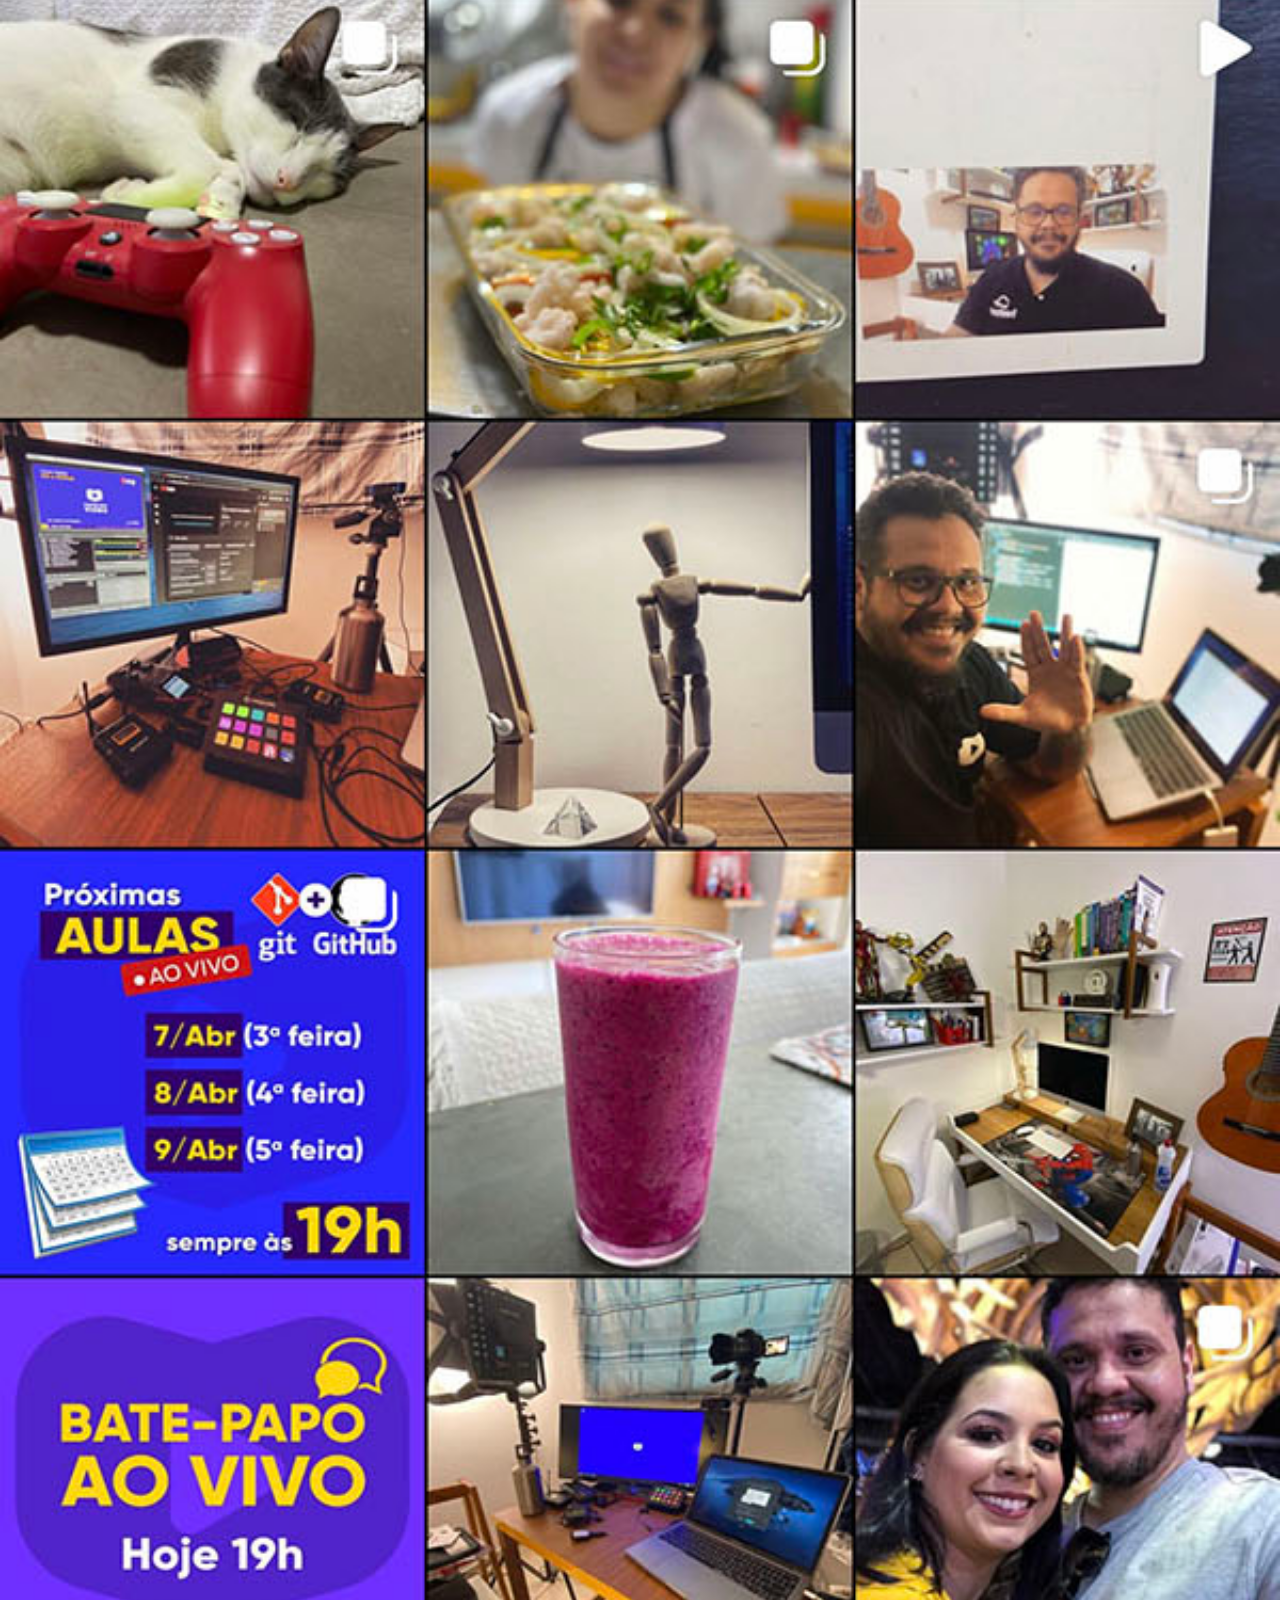
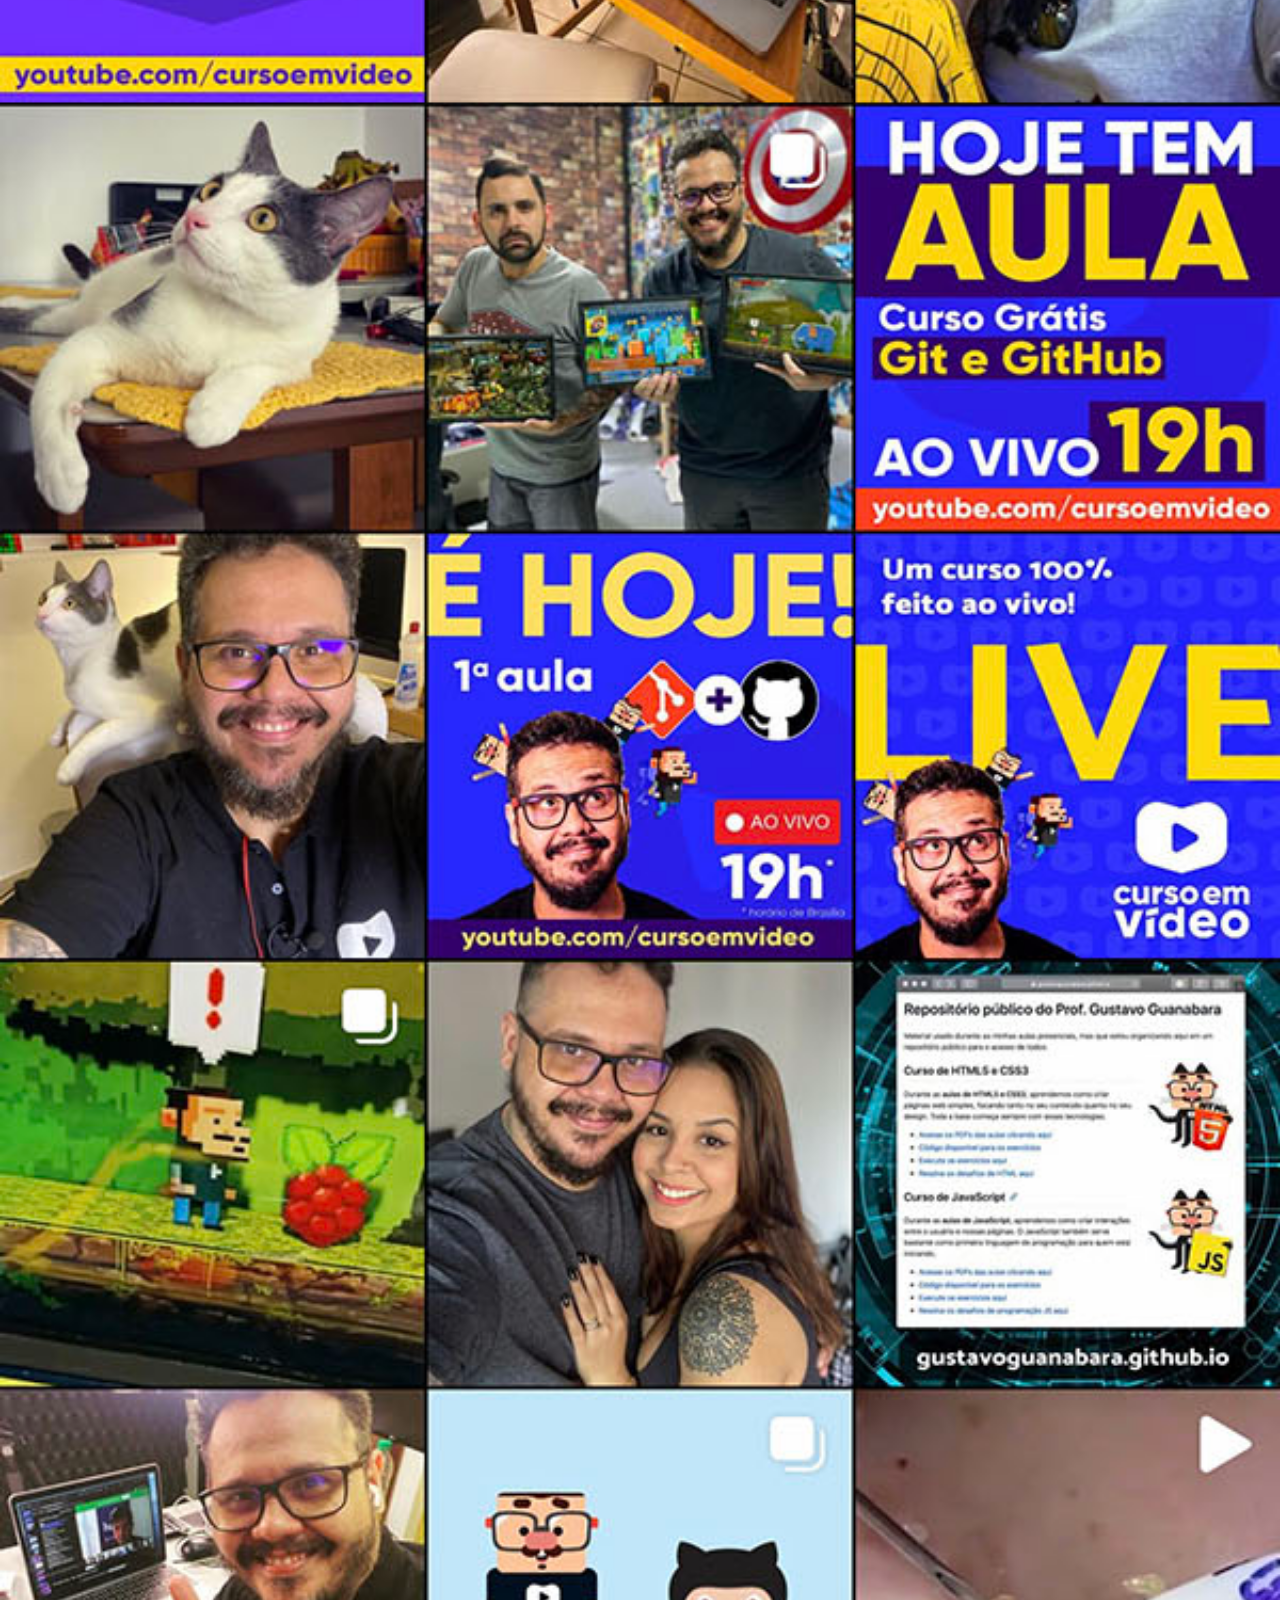
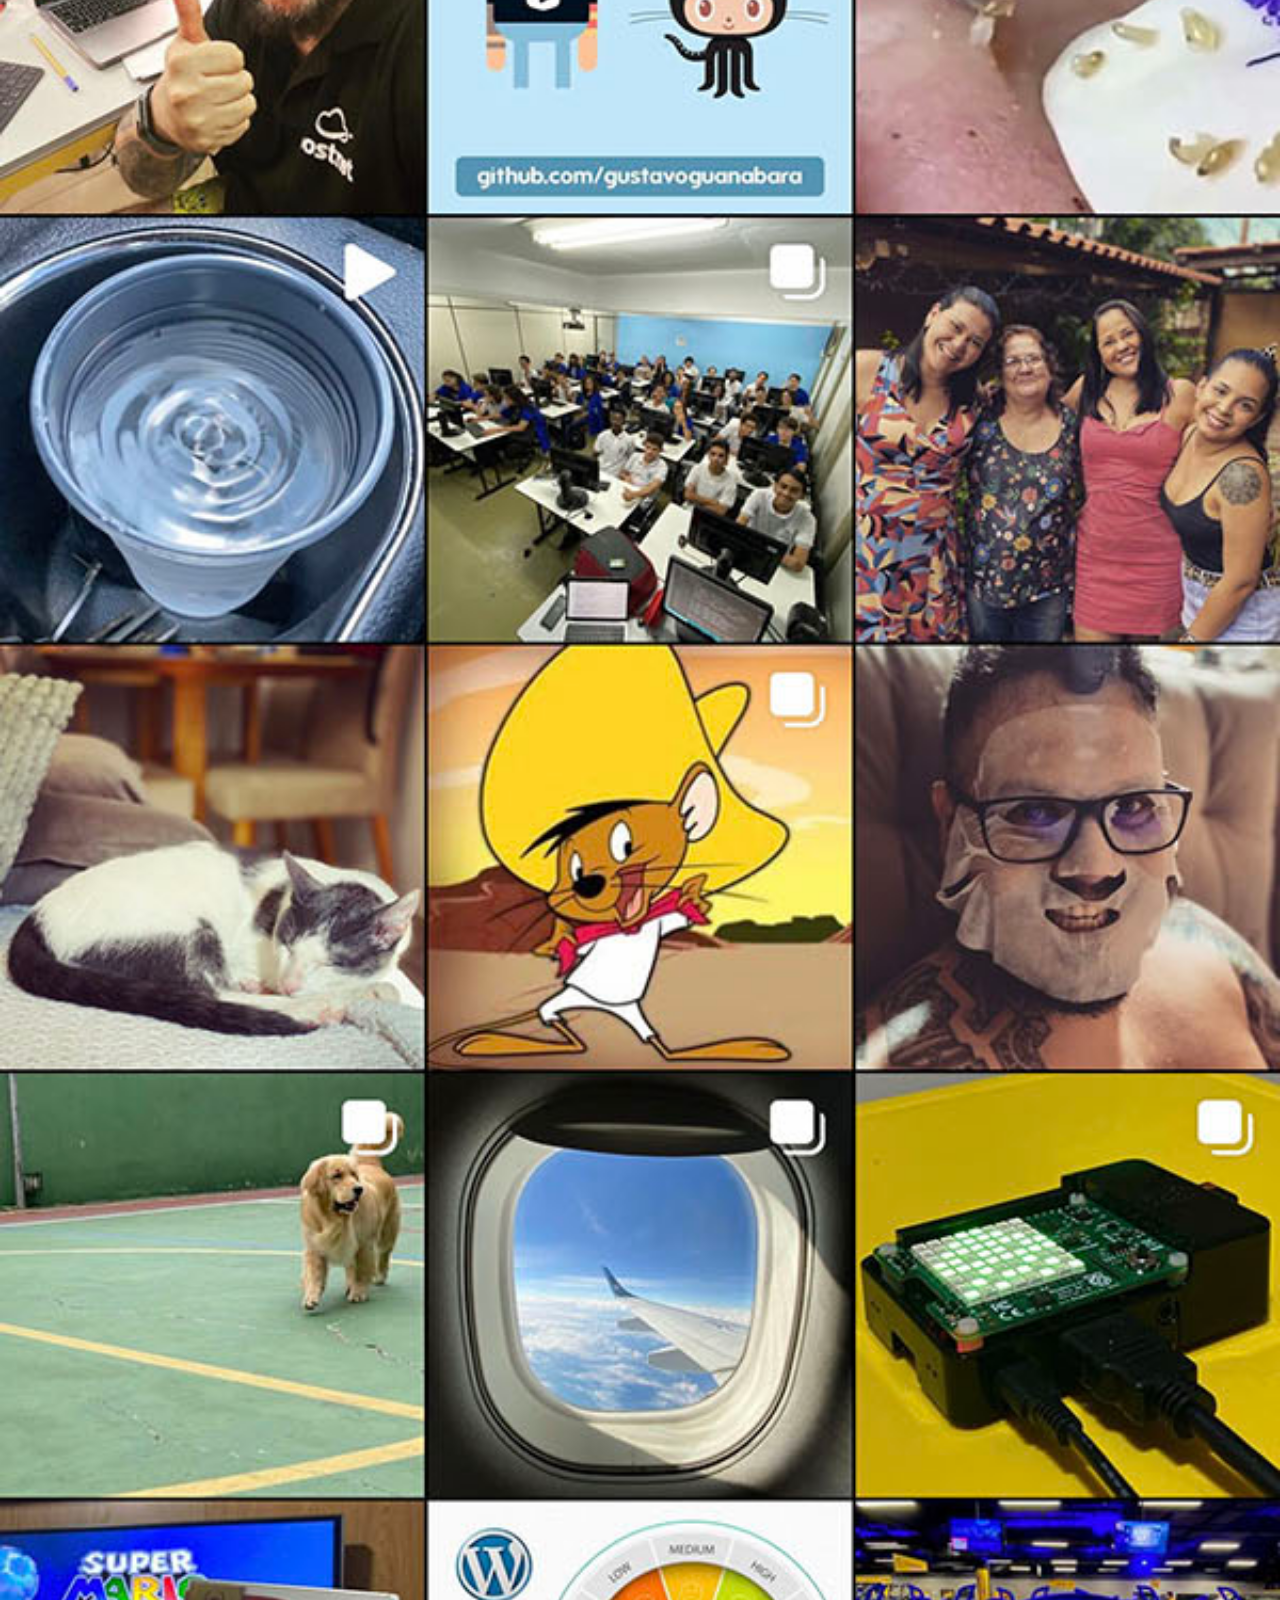
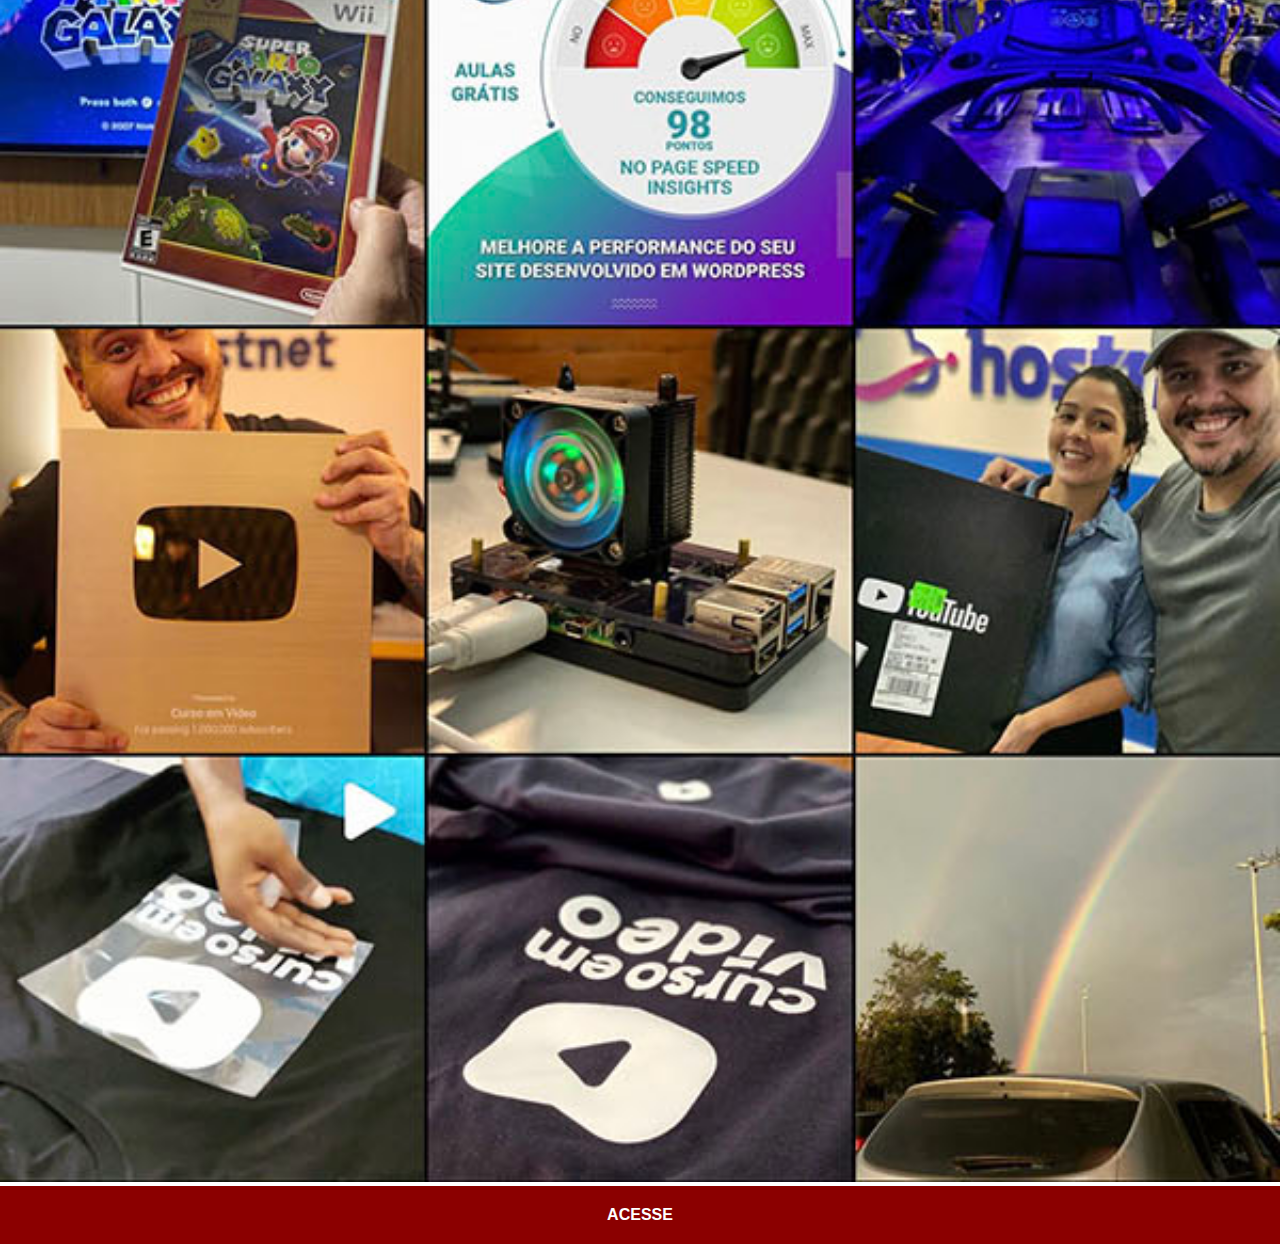
<file: instagram.html>
<!DOCTYPE html>
<html lang="pt-br">
<head>
    <meta charset="UTF-8">
    <meta name="viewport" content="width=device-width, initial-scale=1.0">
    <title>Instagram</title>
    <link rel="stylesheet" href="estilos/social.css">
</head>
<body>
    <img src="imagens/tela-instagram.jpg" alt="Instagram">
    <a href="https://www.instagram.com/gustavoguanabara/" target="_blank">ACESSE</a>
</body>
</html>
</file>
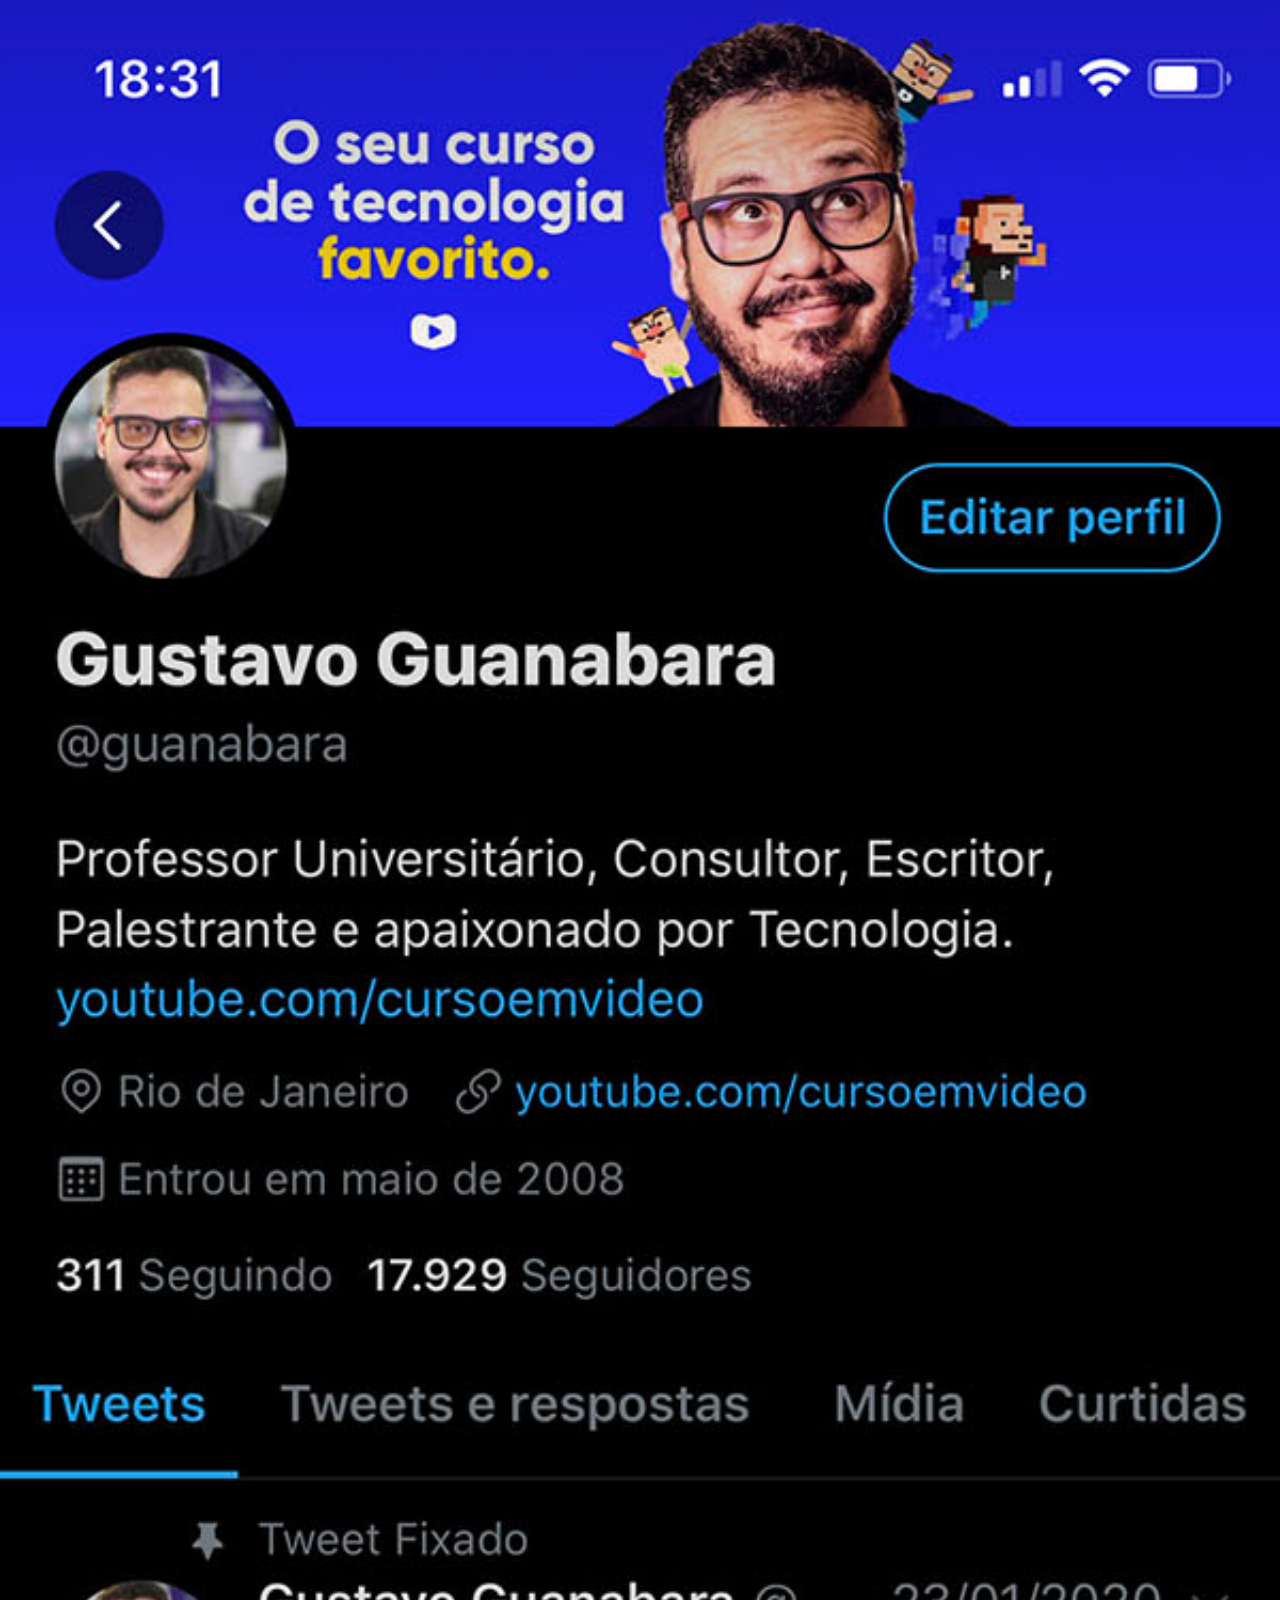
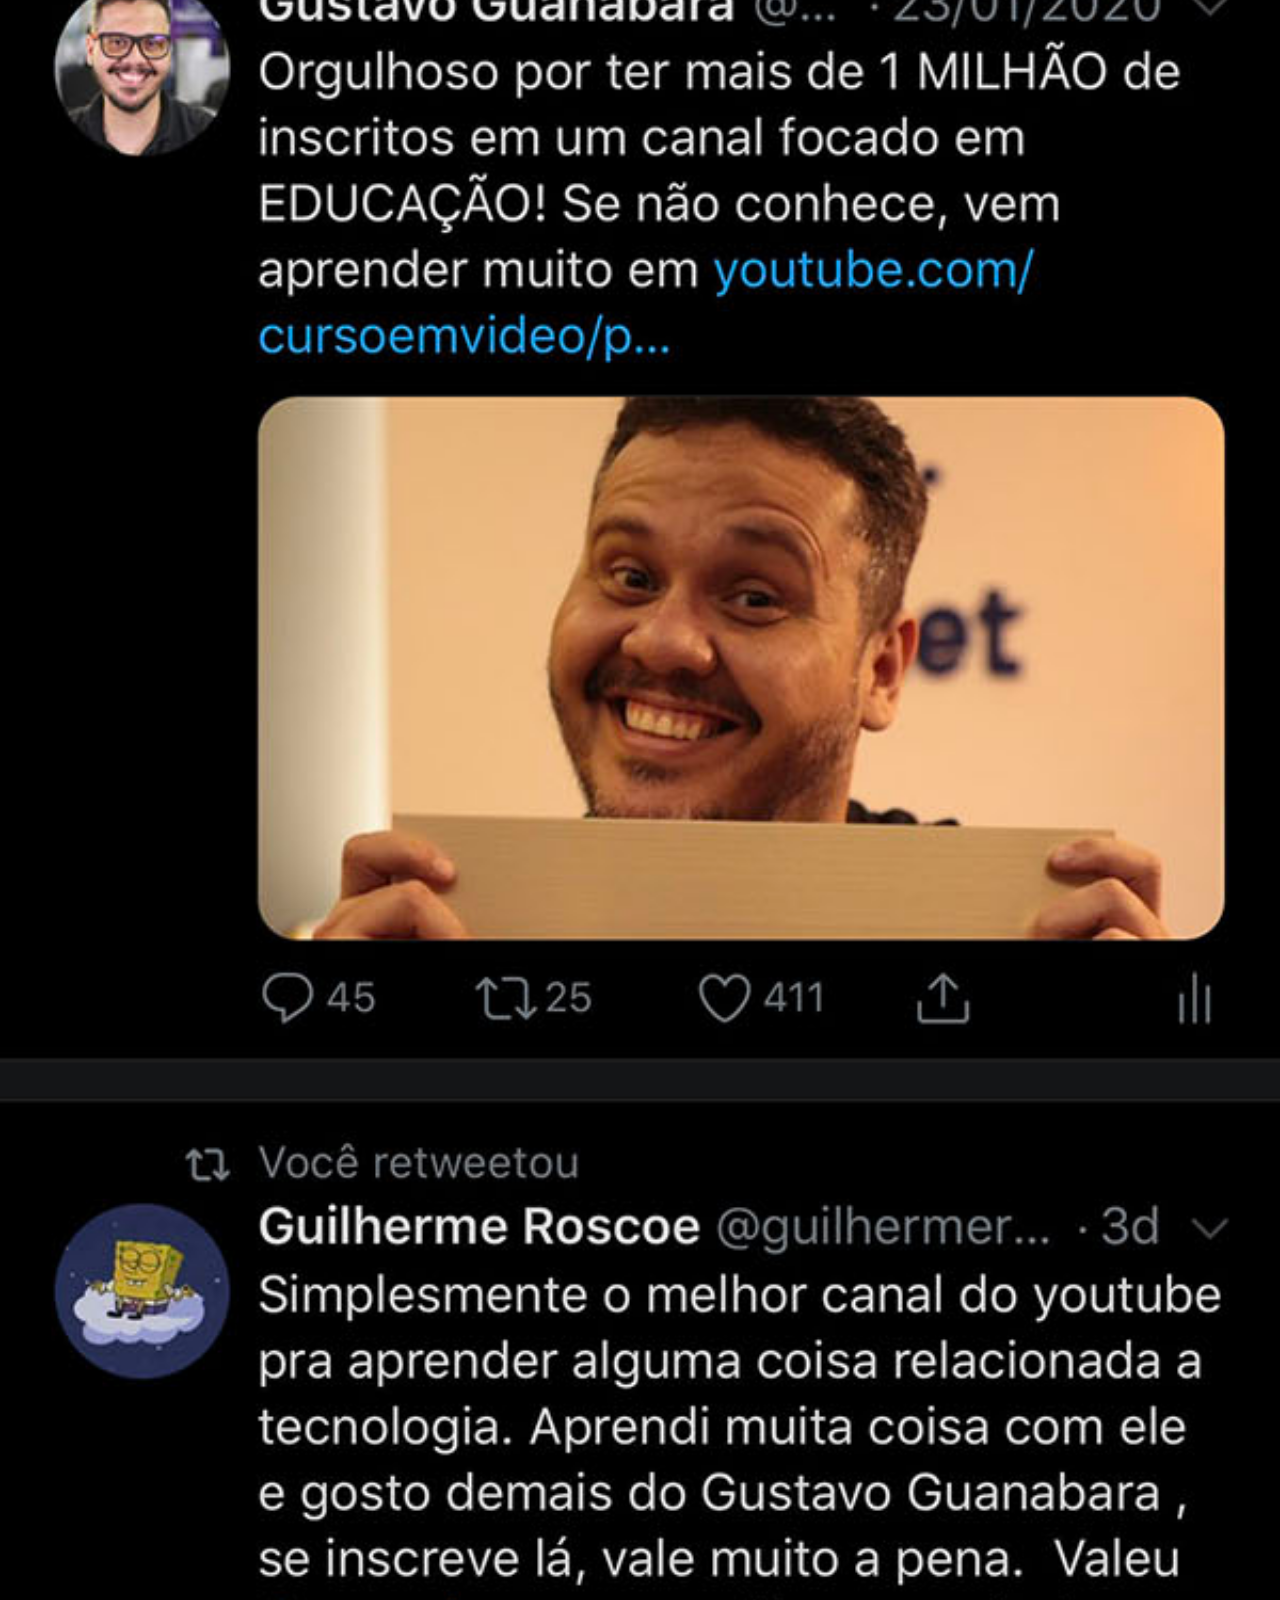
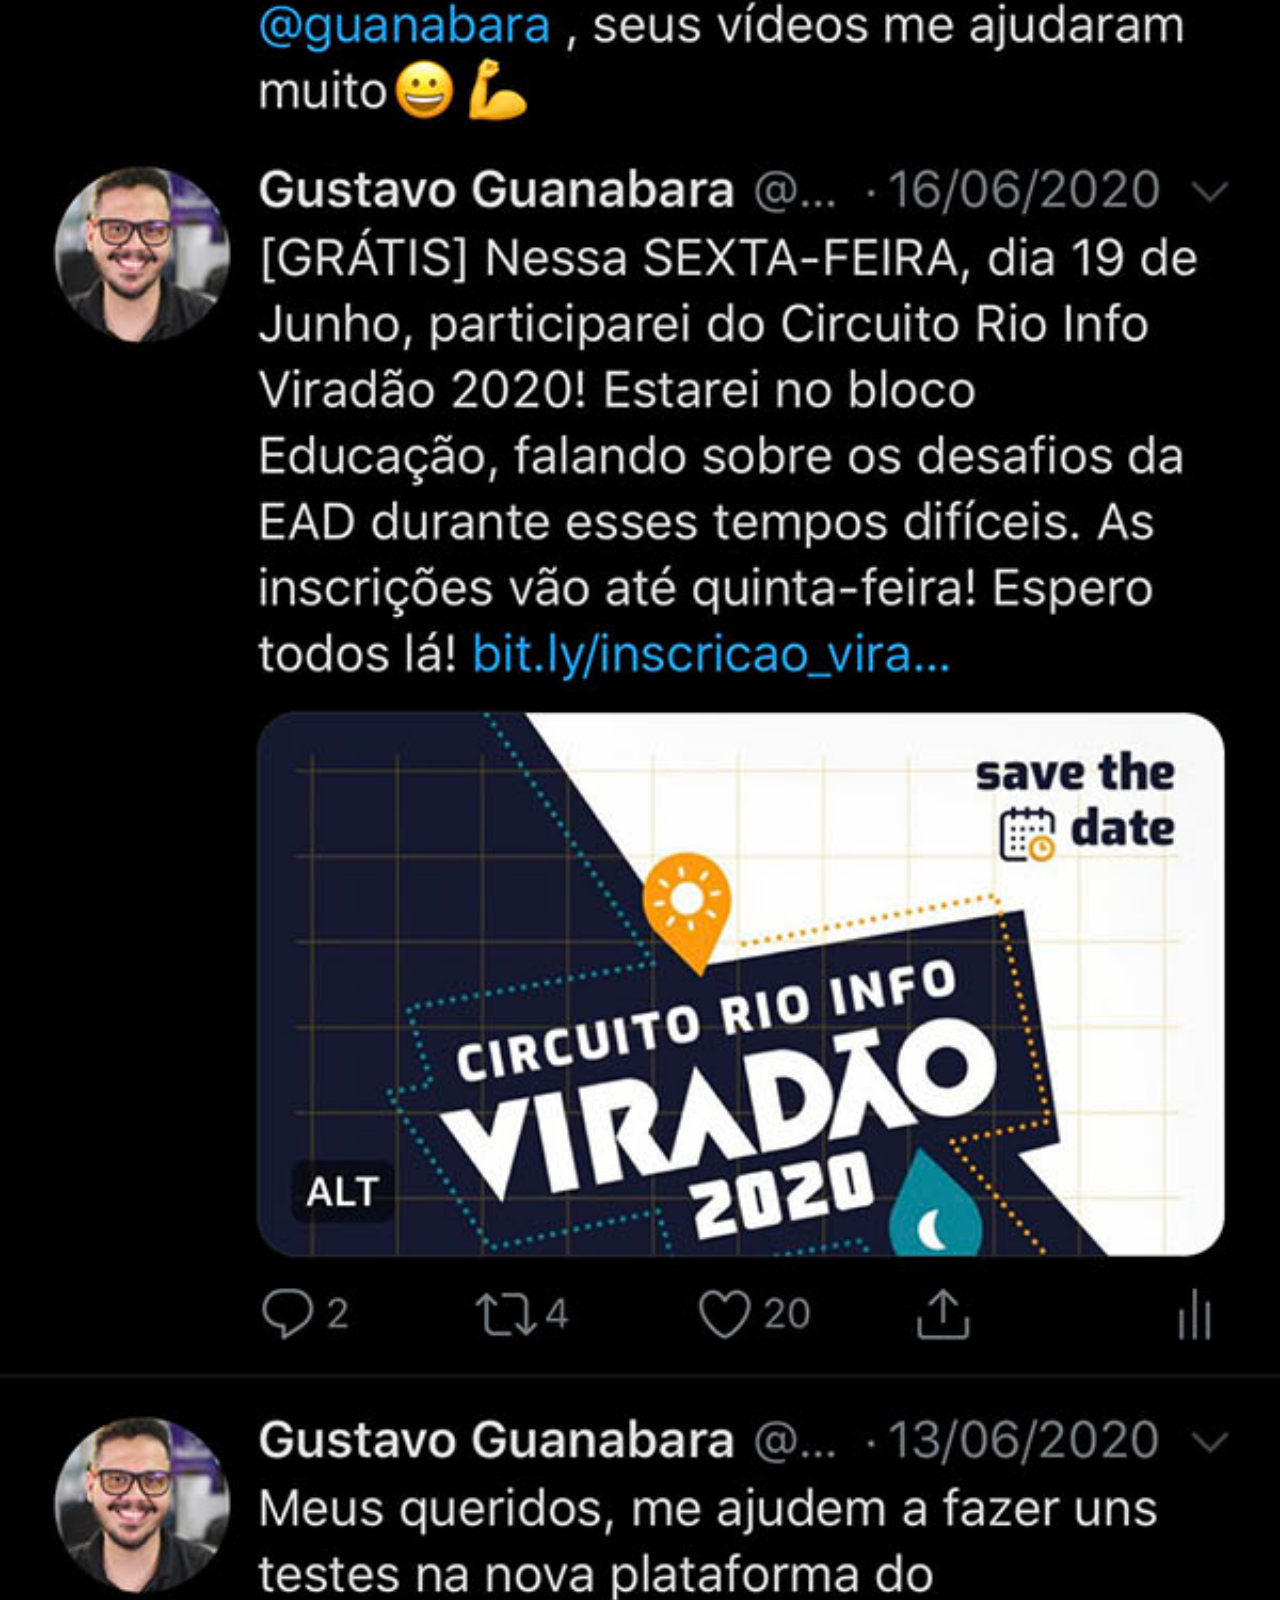
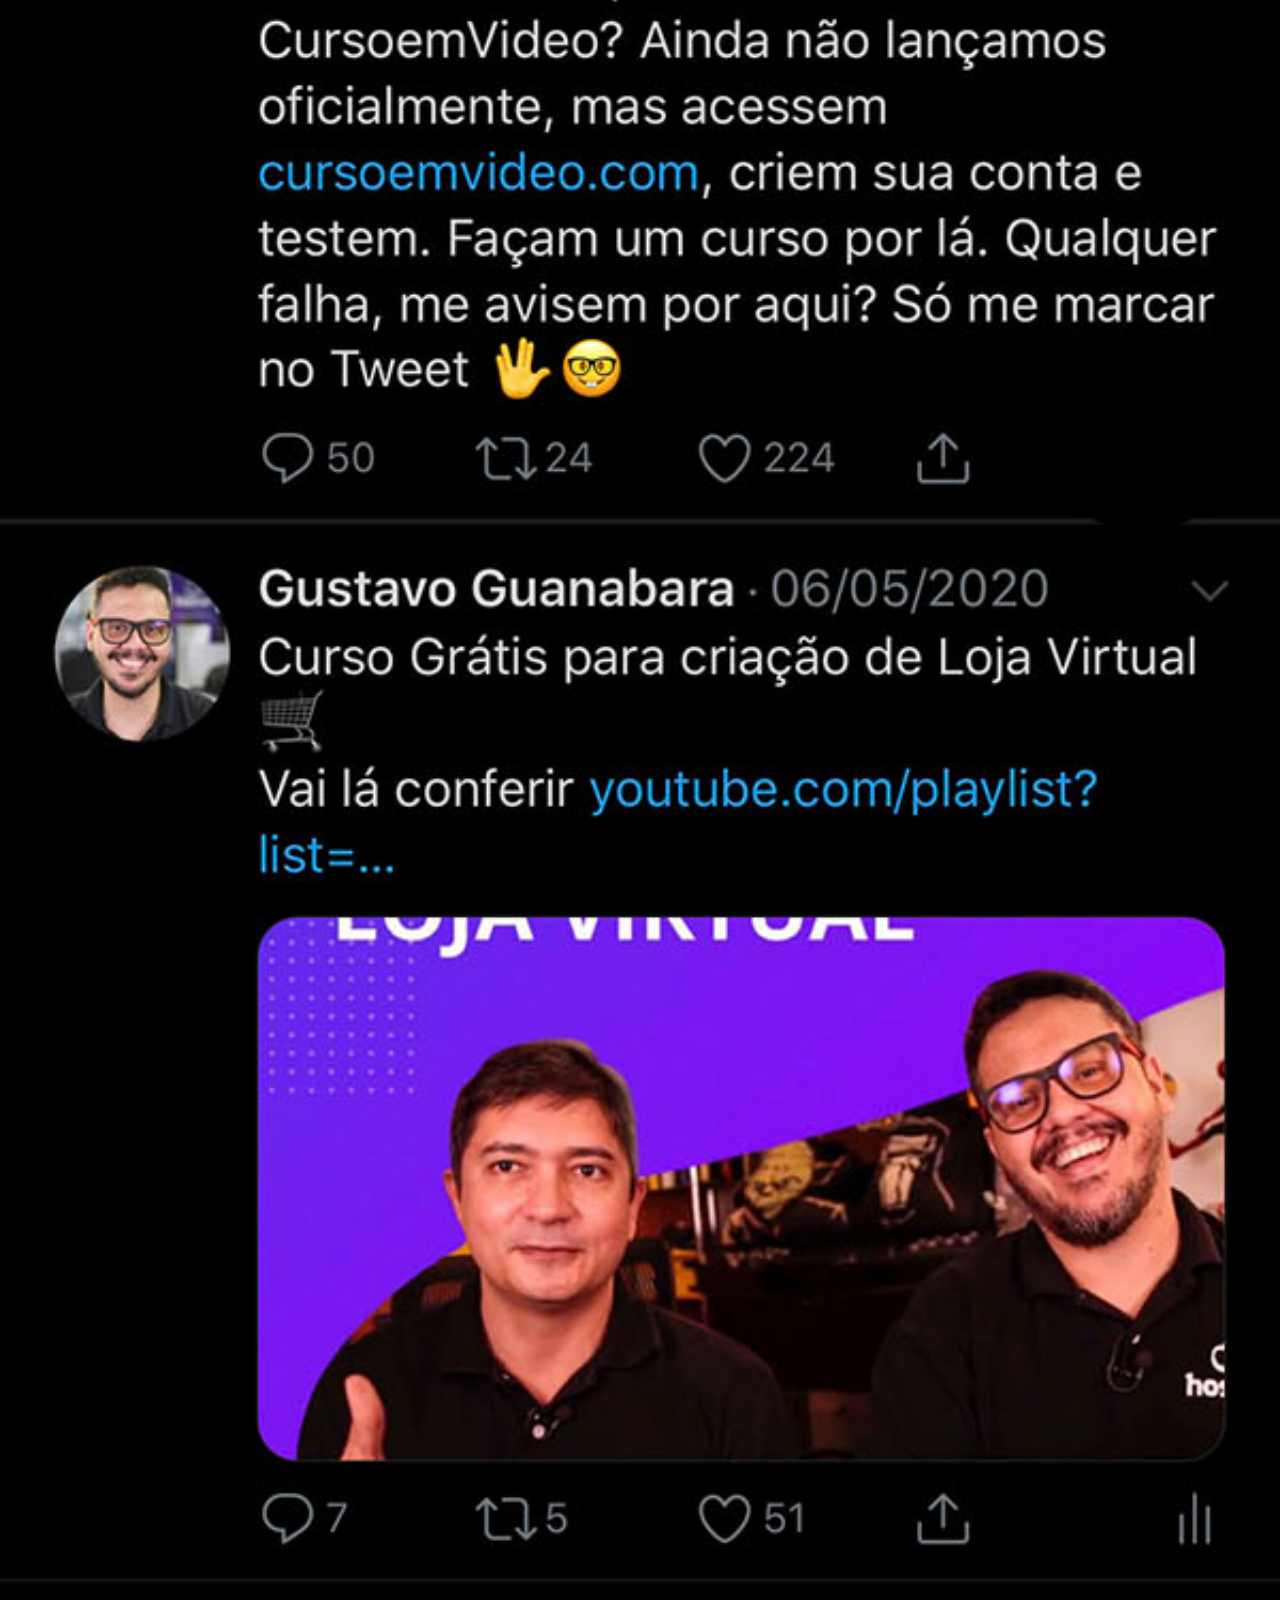
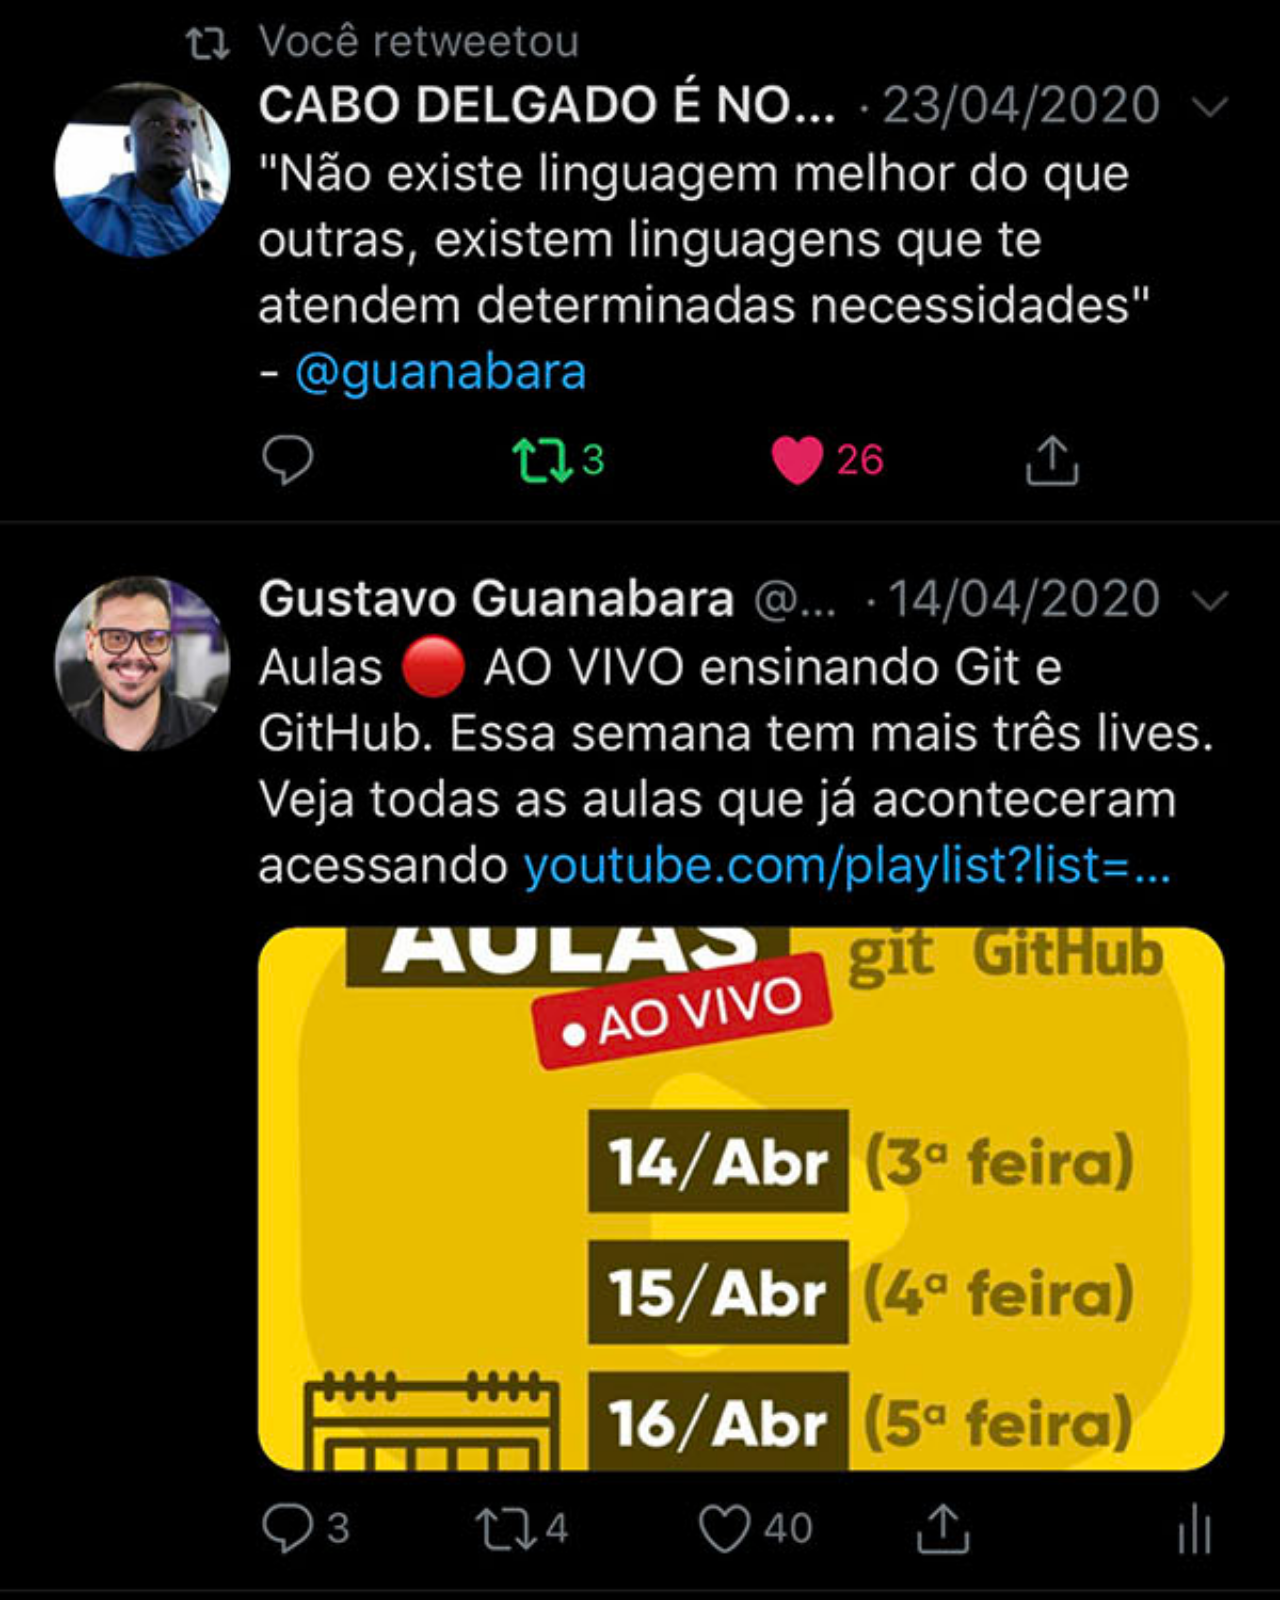
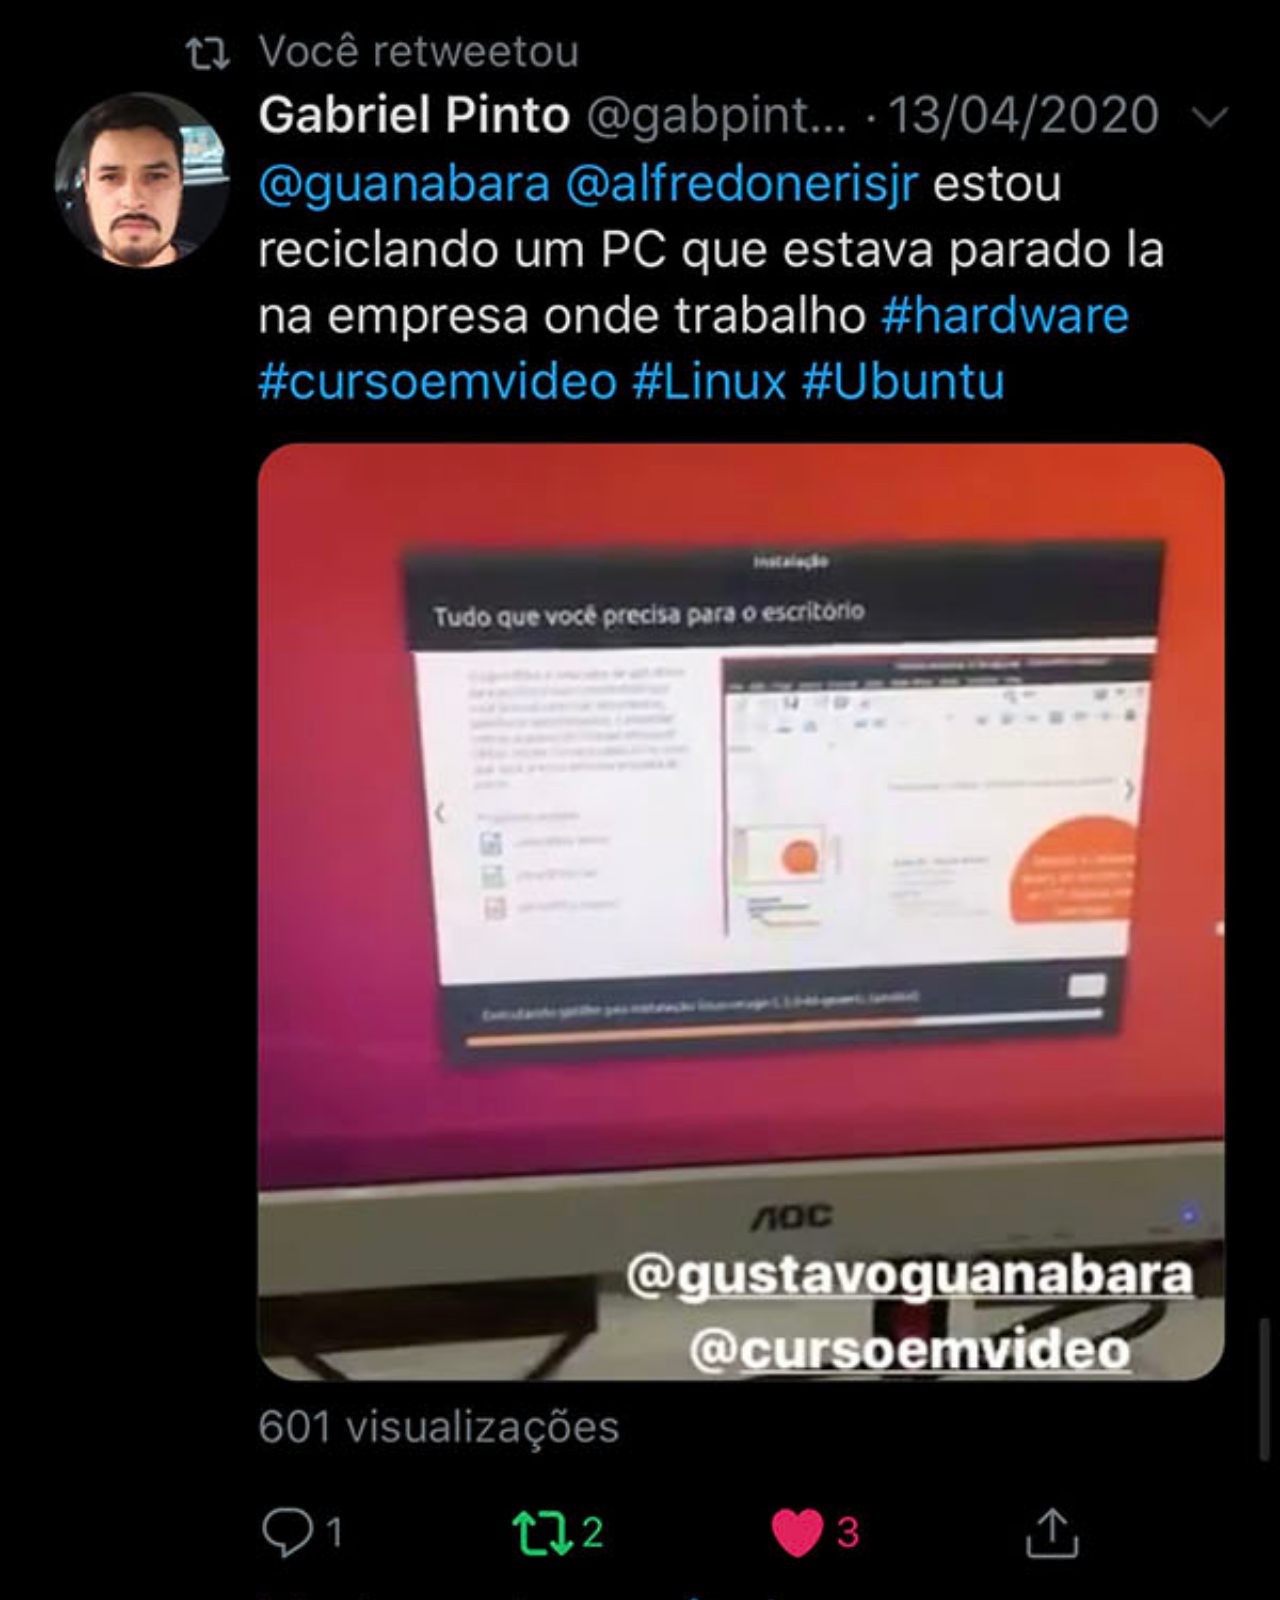
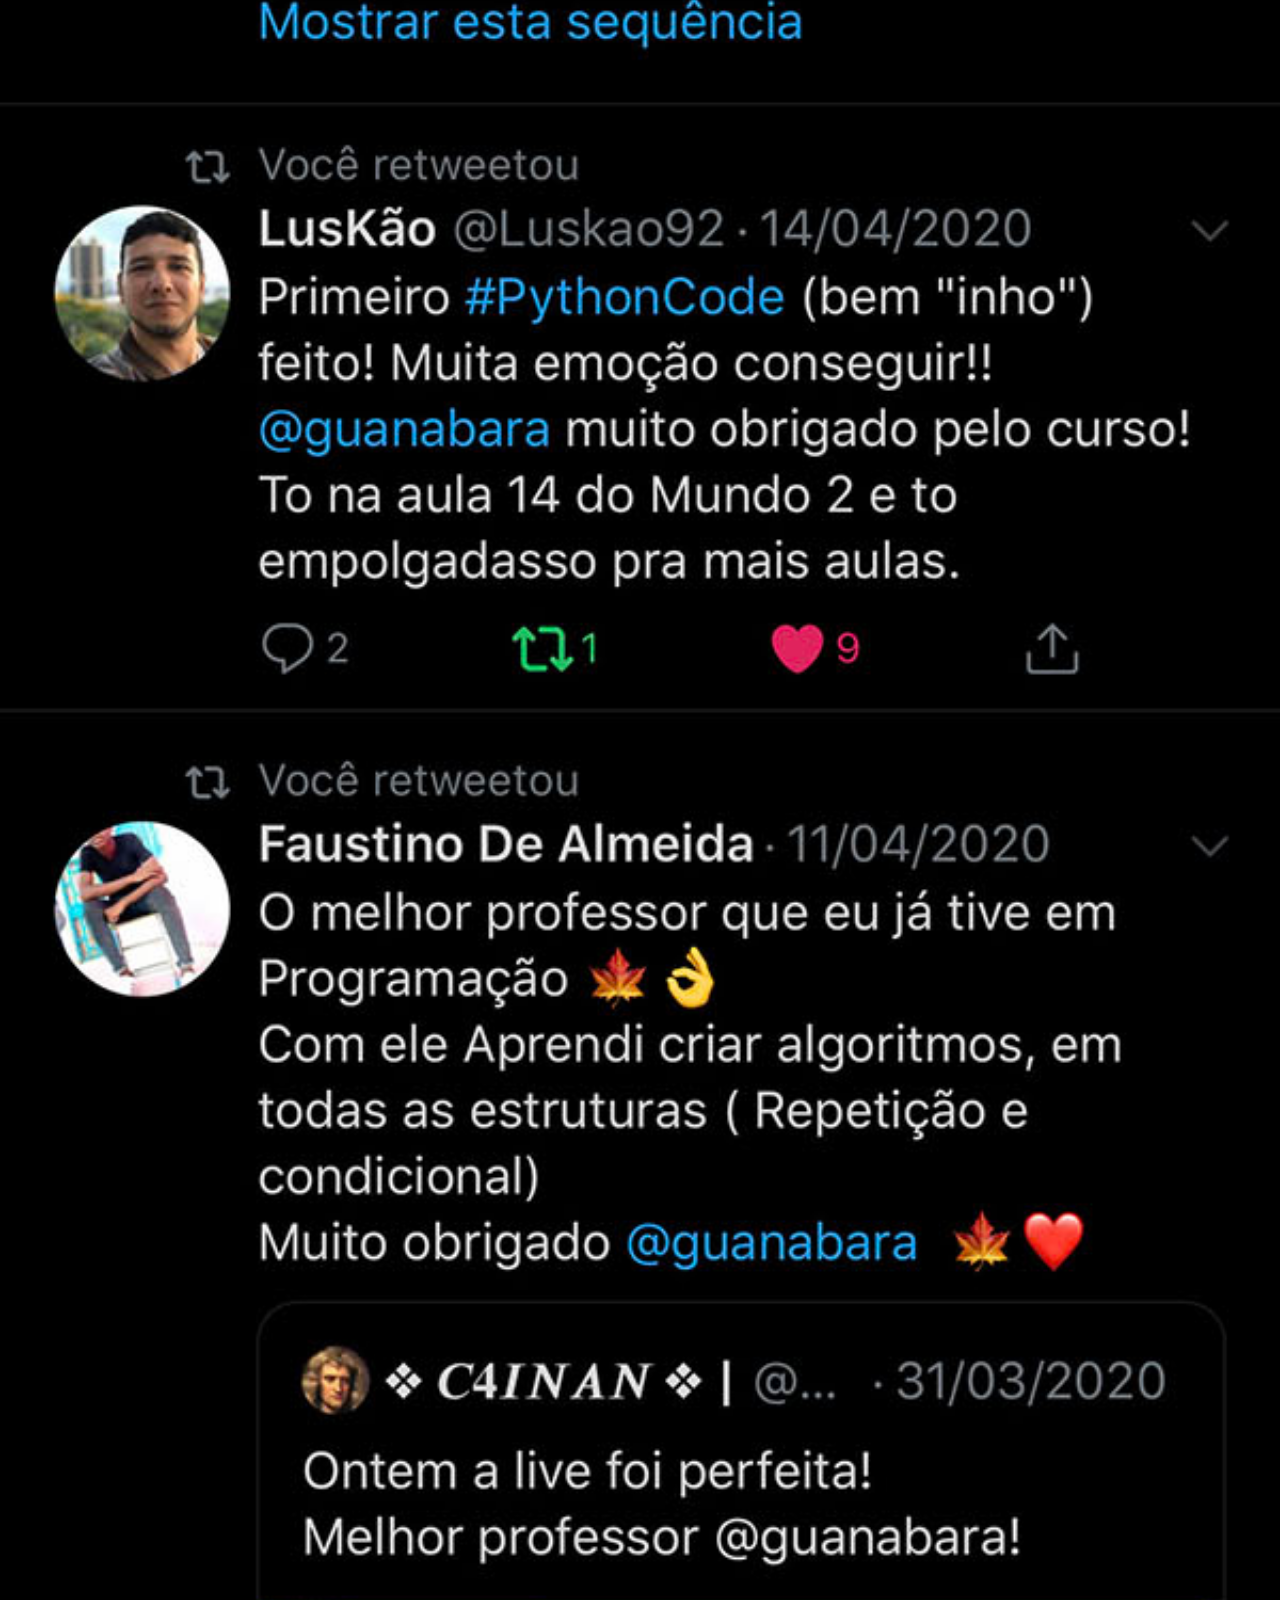
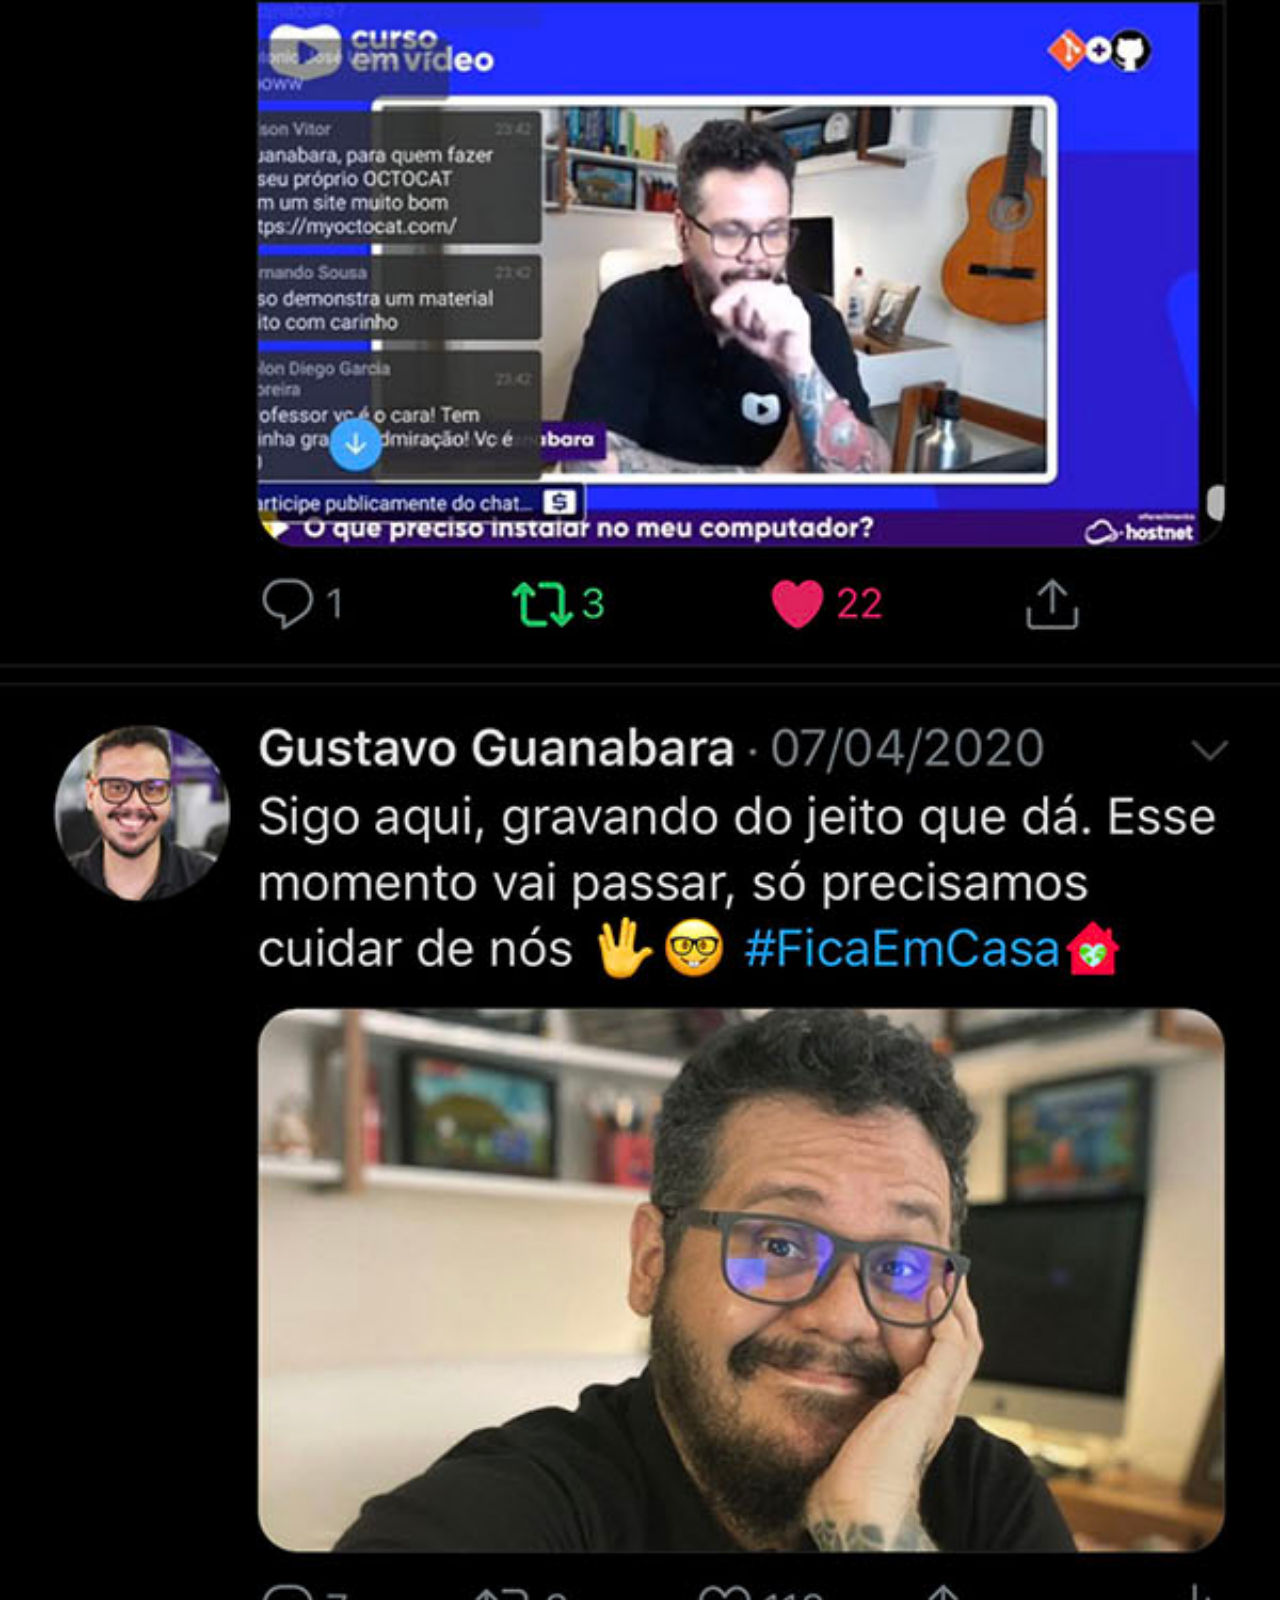
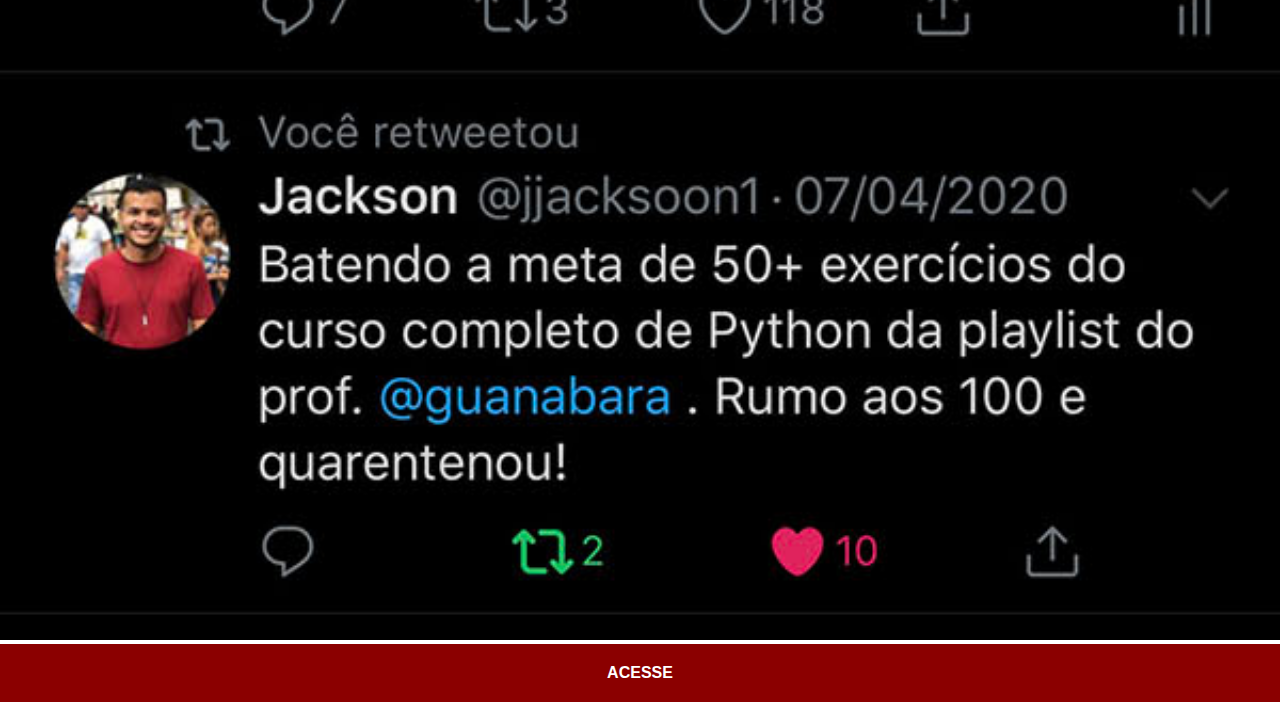
<file: twitter.html>
<!DOCTYPE html>
<html lang="pt-br">
<head>
    <meta charset="UTF-8">
    <meta name="viewport" content="width=device-width, initial-scale=1.0">
    <title>Twitter</title>
    <link rel="stylesheet" href="estilos/social.css">
</head>
<body>
    <img src="imagens/tela-twitter.jpg" alt="Twitter">
    <a href="#" target="_blank">ACESSE</a>
</body>
</html>
</file>
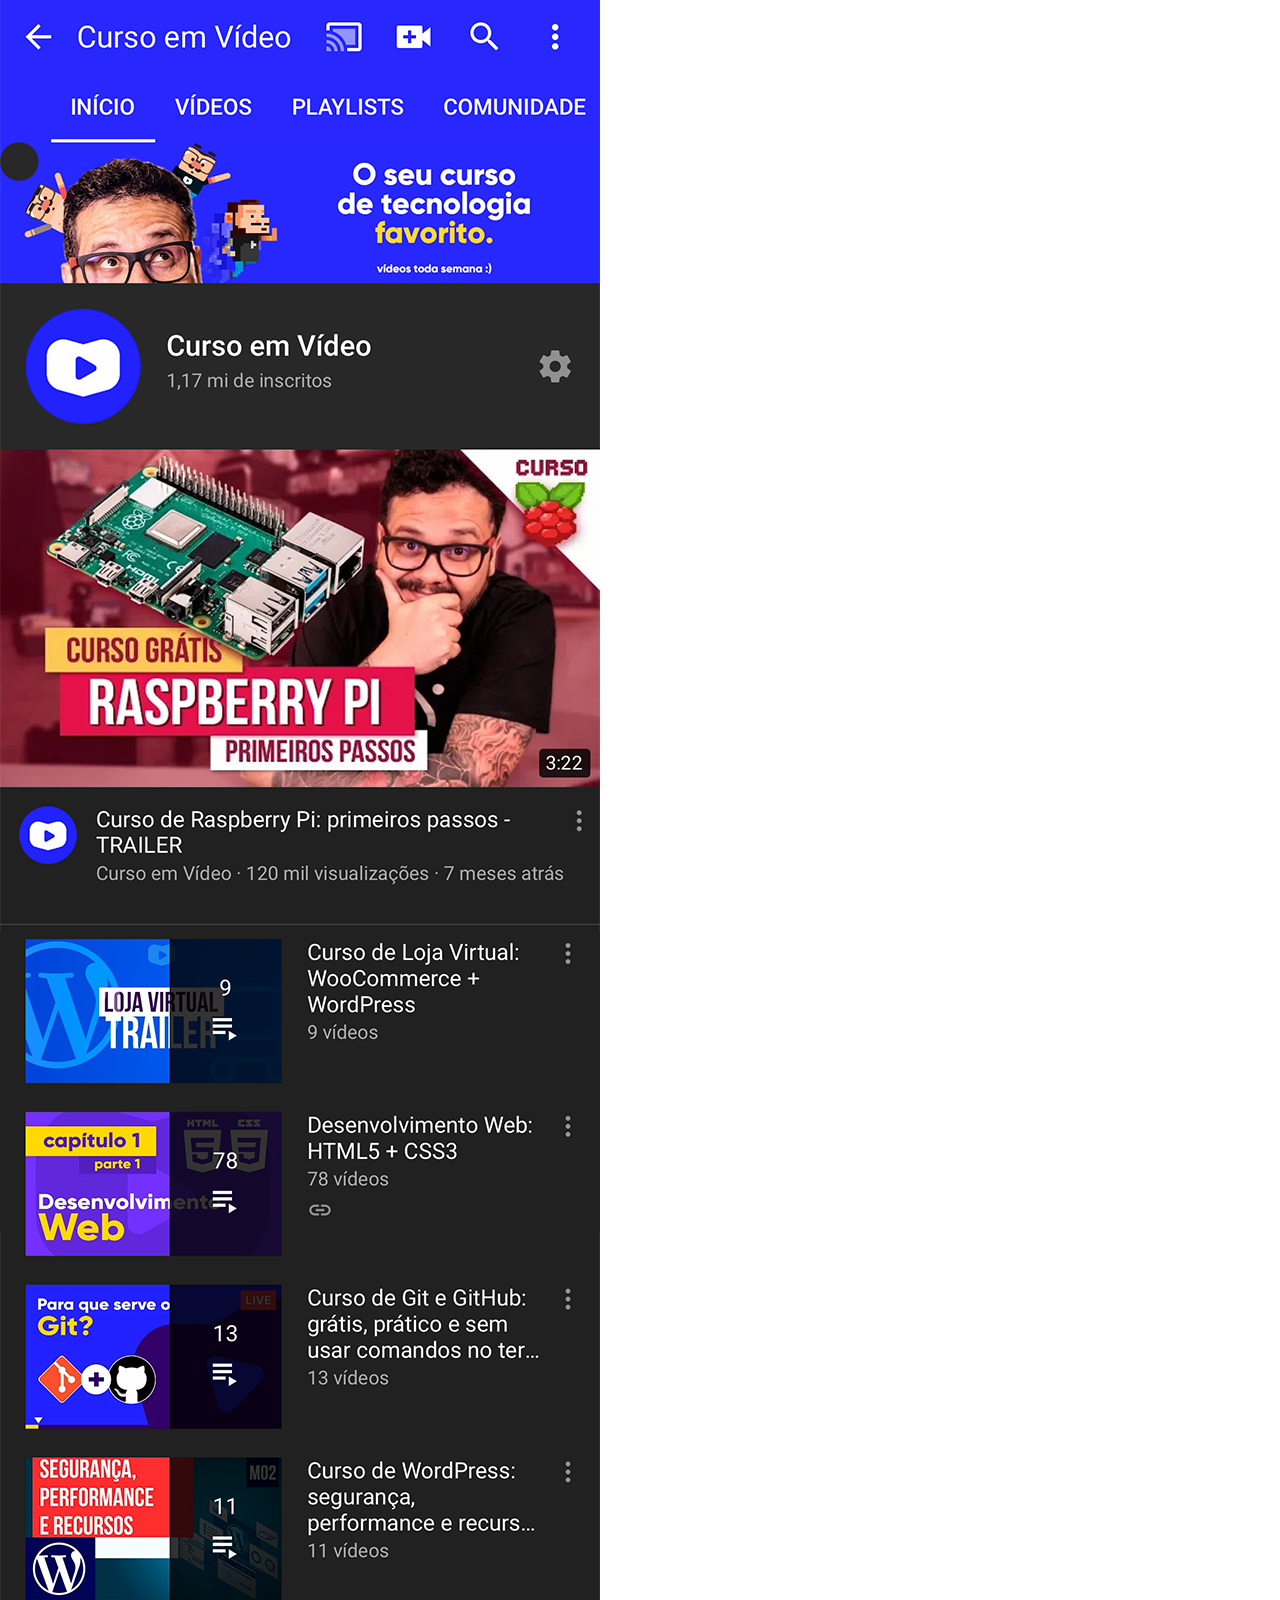
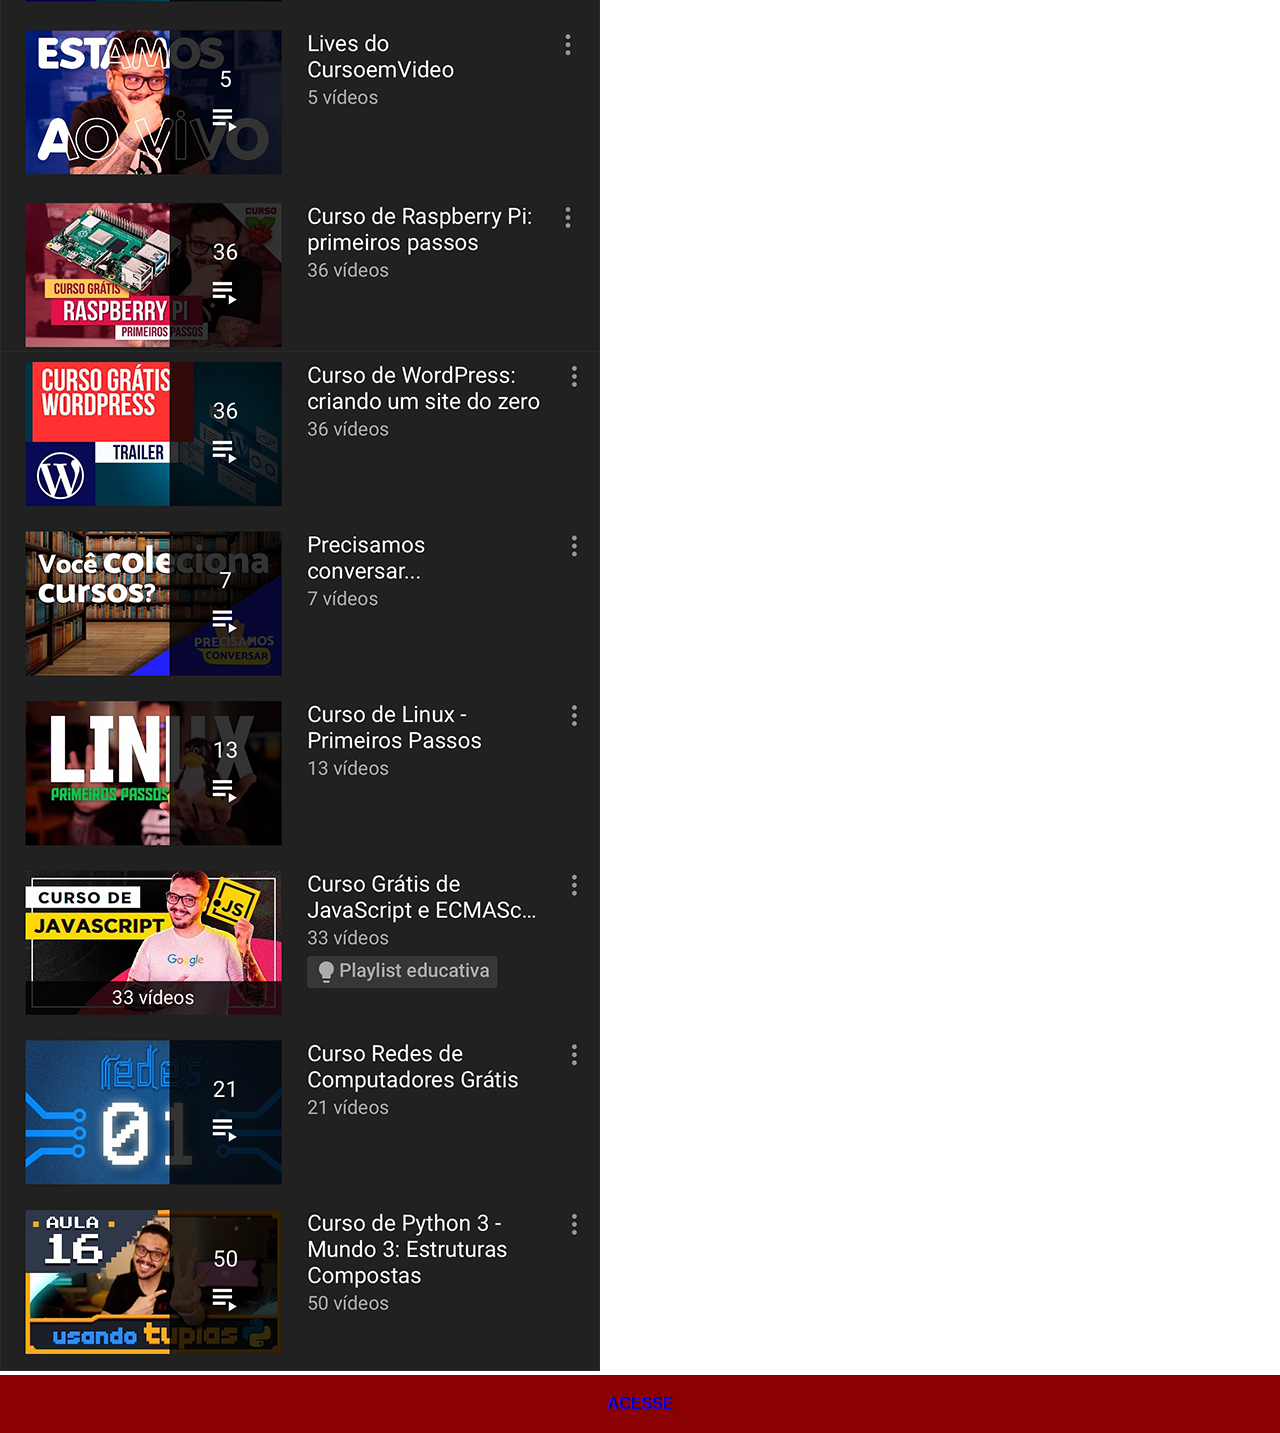
<file: youtube.html>
<!DOCTYPE html>
<html lang="pt-br">
<head>
    <meta charset="UTF-8">
    <meta name="viewport" content="width=device-width, initial-scale=1.0">
    <title>YouTube</title>
    <style>
        * {
            margin: 0px;
            padding: 0px;
            font-family: Arial, Helvetica, sans-serif;
        }

        img {

        }

        a {
            display: block;
            background-color: darkred;
            padding: 20px;
            text-align: center;
            font-weight: bolder;
            text-decoration: none;
        }
    </style>
</head>
<body>
    <img src="imagens/tela-youtube.png" alt="YouTube">
    <a href="https://www.youtube.com/c/CursoemV%C3%ADdeo/playlists" target="_blank">ACESSE</a>
</body>
</html>
</file>
<file: estilos/style.css>
@charset "UTF-8";

* {
    margin: 0px;
    padding: 0px;
    font-family: Arial, Helvetica, sans-serif;
}

html, body {
    height: 100vh;
    width: 100vw;
    background-color: black;
    position: fixed;
}

body {
    background: url(../imagens/fundo-madeira.jpg) no-repeat top center;
    background-size: cover;
    background-attachment: fixed;
}

main {
    position: relative;
    height: 100vh;    
}

section#telefone {
    position: absolute;
    top: 50%;
    left: 50%;
    transform: translate(-50%, -50%);

    height: 627px;
    width: 311px;
    background: url('../imagens/frame-iphone.png') no-repeat;
}

iframe#tela {
    position: relative;
    top: 80px;
    left: 22px;
    width: 267px;
    height: 471px;
}

section#redes-sociais {
    float: right;
}

section#redes-sociais img {
    width: 50px;
    margin: 10px;
    border-radius: 50%;
    box-shadow: 2px 2px 5px rgba(0, 0, 0, 0.589);
    box-sizing: border-box;
}

section#redes-sociais img:hover {
    border: 2px solid rgb(43, 1, 43);
    transform: translate(-3px, -3px);
    box-shadow: 5px 5px 10px rgba(0, 0, 0, 0.719);
    transition: transform .3s border 1s;
}
</file>
<file: estilos/social.css>
@charset "UTF-8";


 * {
    margin: 0px;
    padding: 0px;
    font-family: Arial, Helvetica, sans-serif;
 }

/* esconder scrollbar */
::-webkit-scrollbar {
    width: 0px;
    height: 0px;
}

img {
    width: 100vw;
}

a {
    display: block;
    background-color: darkred;
    color: white;
    padding: 20px;
    text-align: center;
    font-weight: bolder;
    text-decoration: none;
}

a:hover {
    background-color: red;
}
</file>
